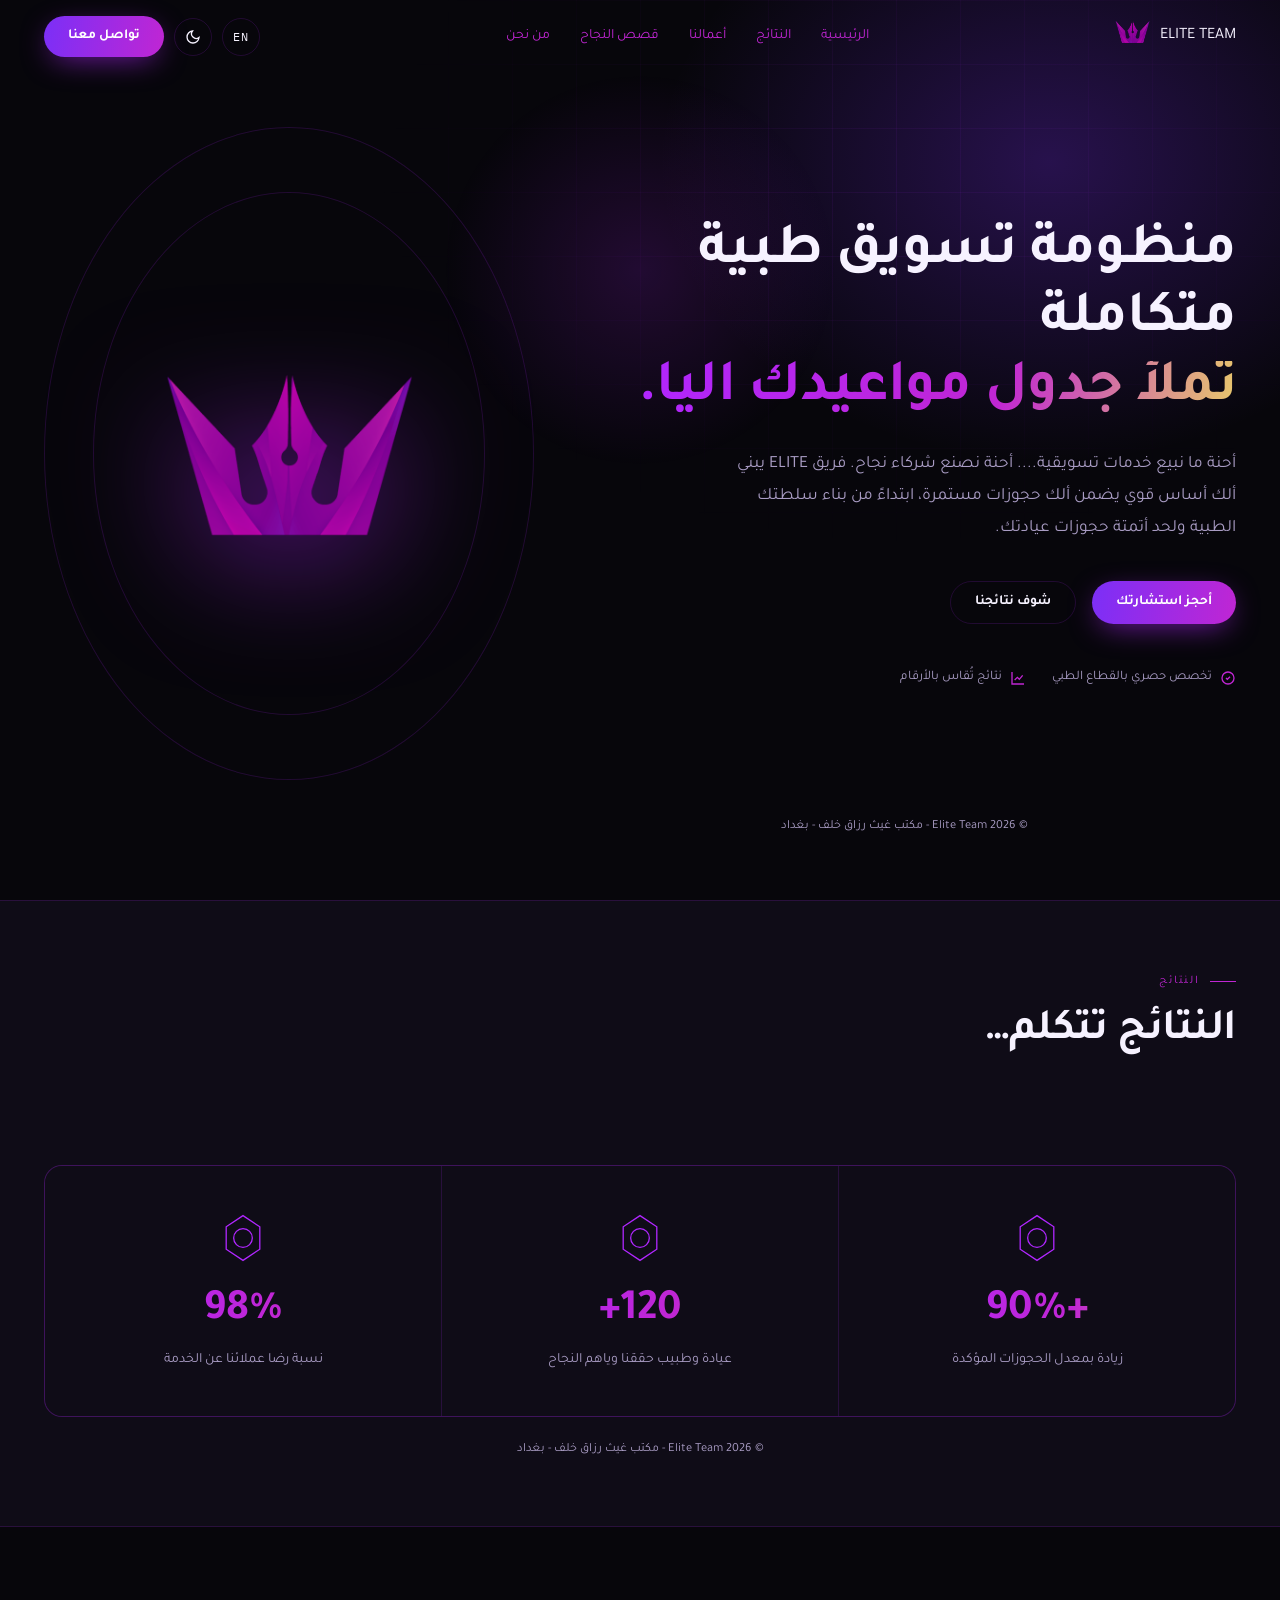
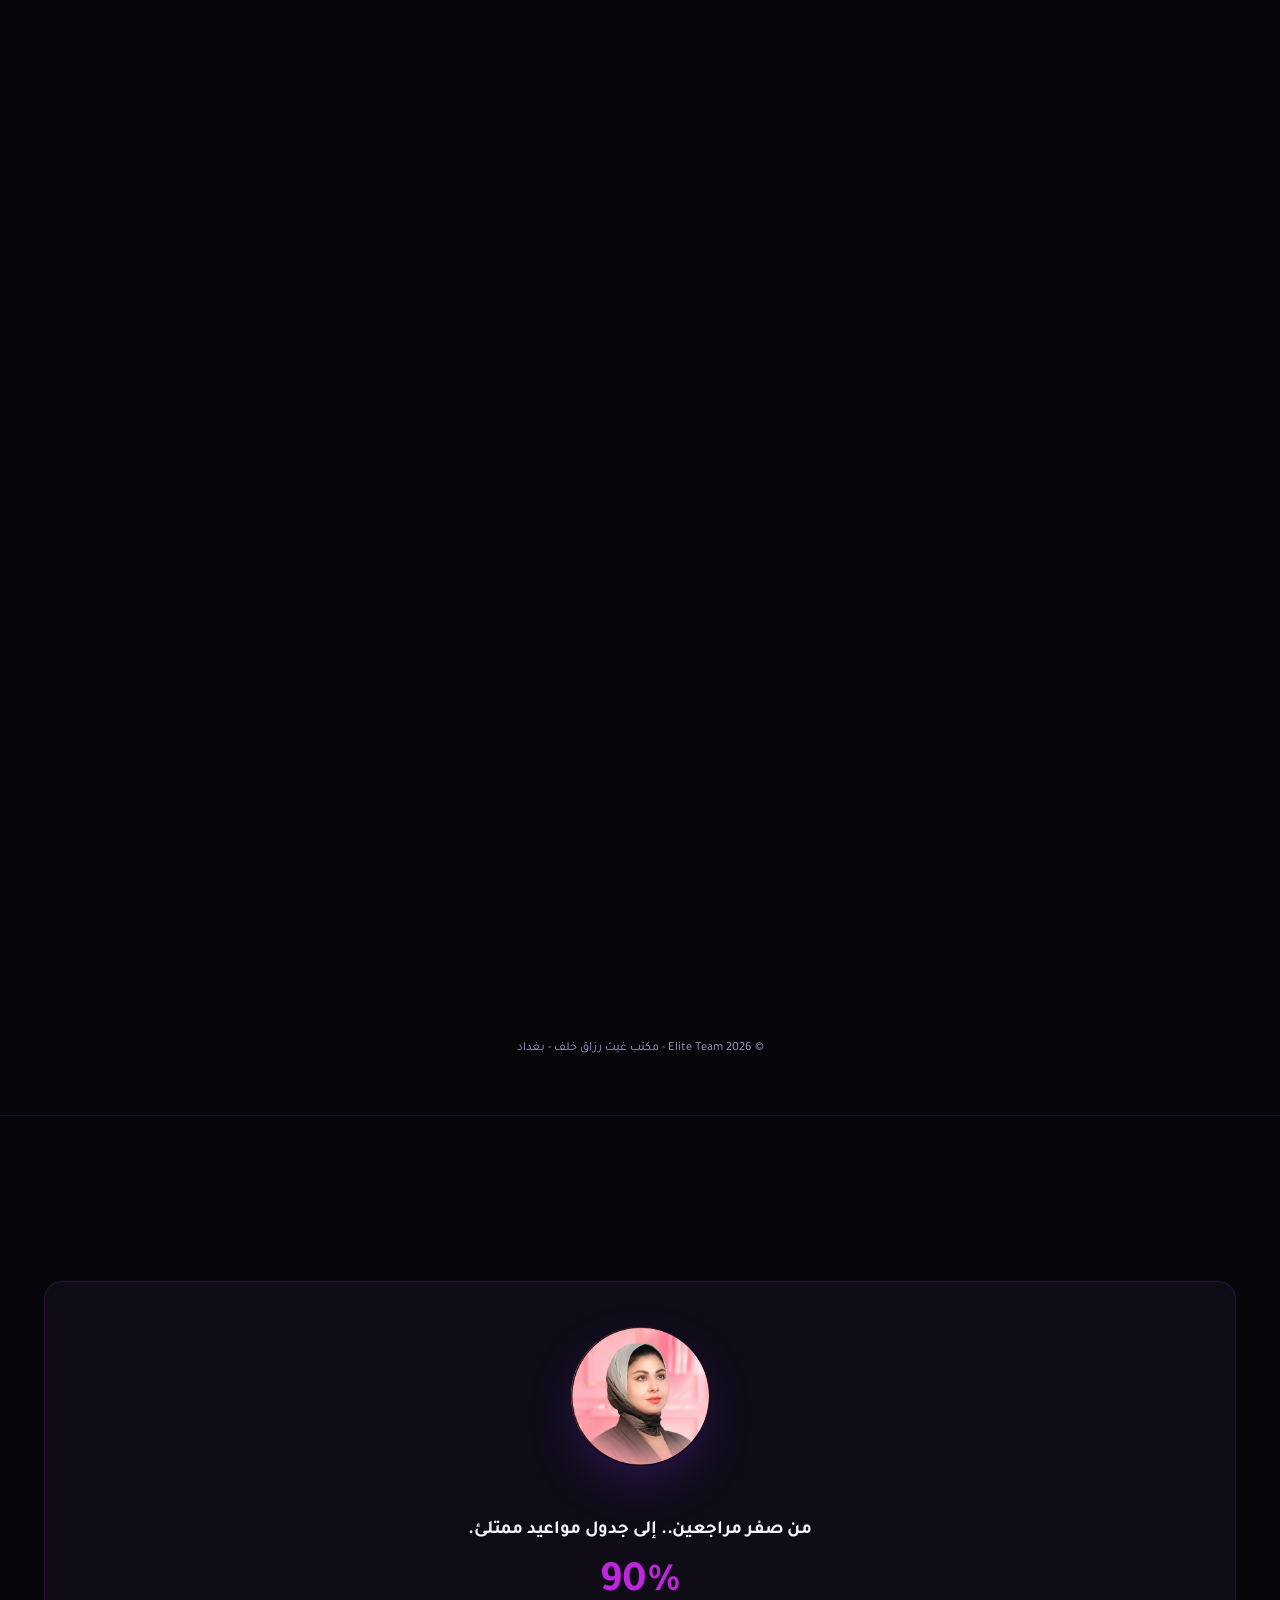
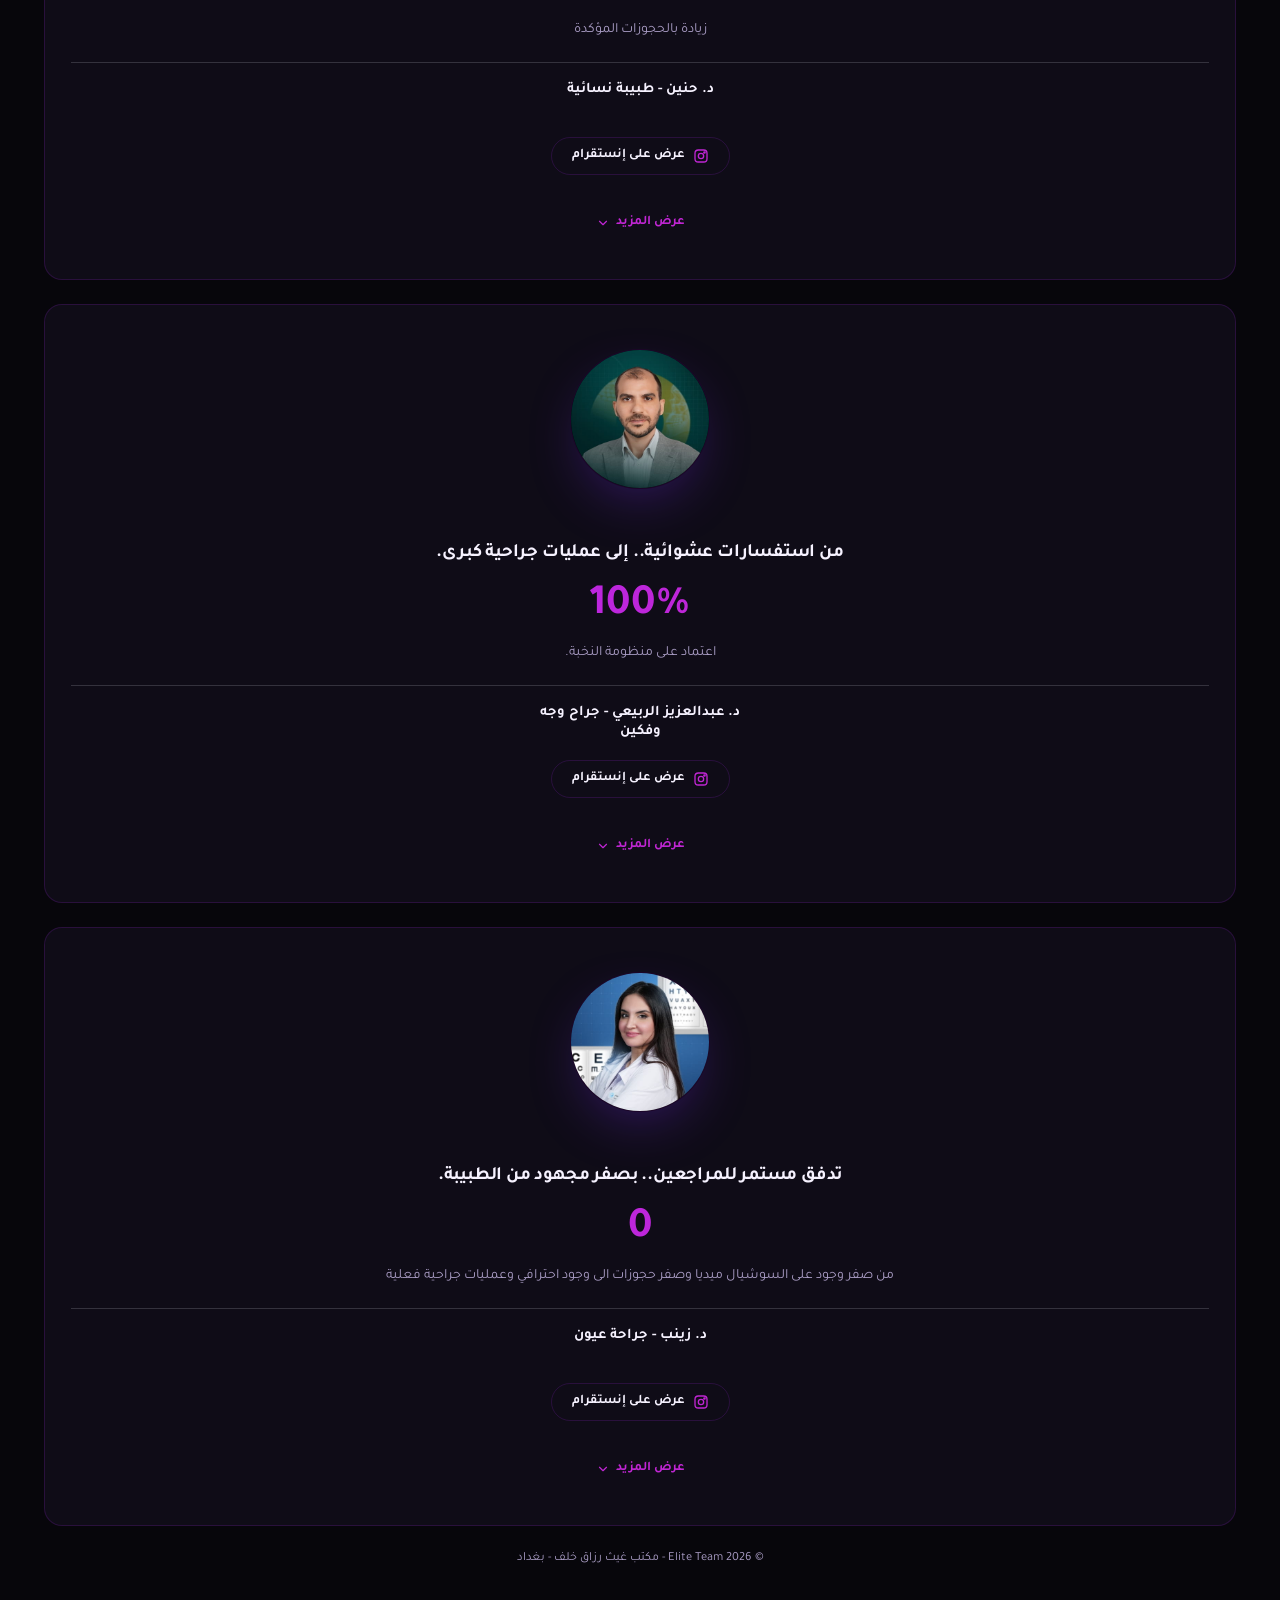
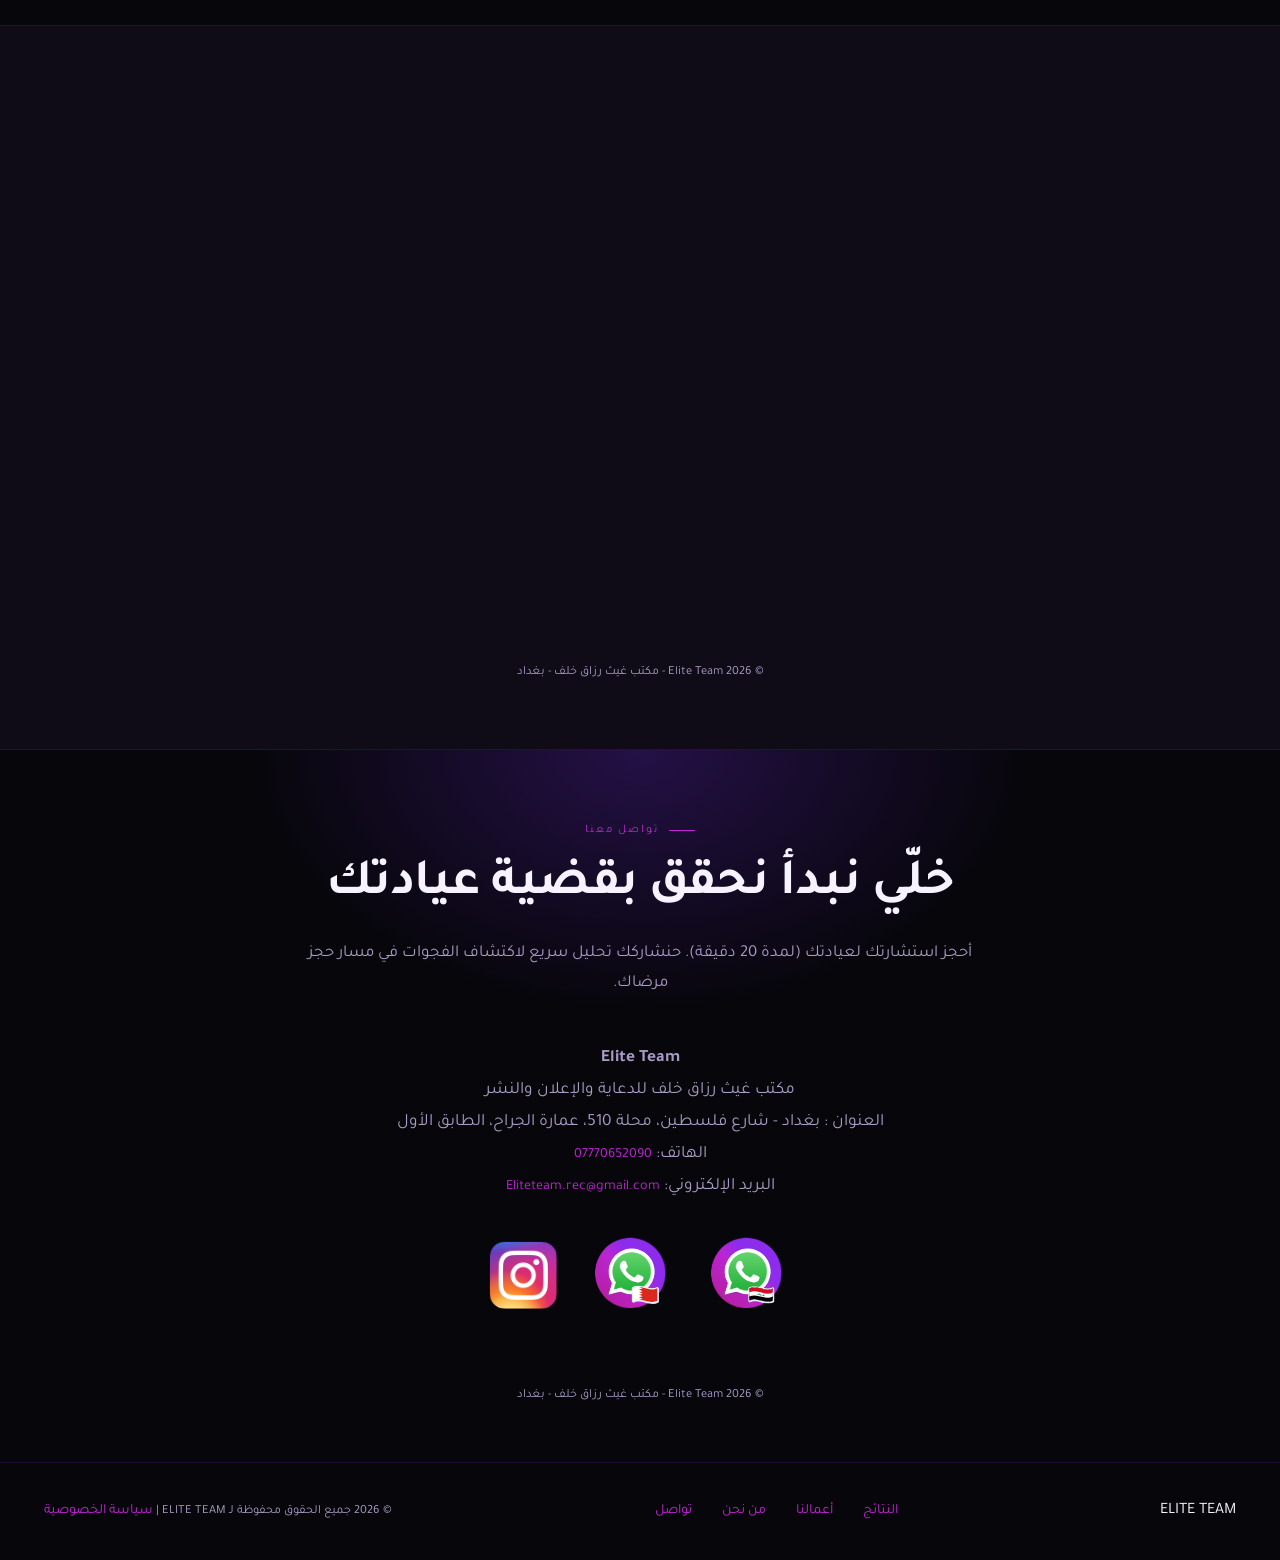
<file: index.html>
<!doctype html>
<html lang="ar" dir="rtl" data-theme="dark">
  <head>
     <!-- Google tag (gtag.js) -->
<script async src="https://www.googletagmanager.com/gtag/js?id=G-TJKHNH2K2Y"></script>
<script>
  window.dataLayer = window.dataLayer || [];
  function gtag(){dataLayer.push(arguments);}
  gtag('js', new Date());

  gtag('config', 'G-TJKHNH2K2Y');
</script>
    <meta charset="UTF-8" />
    <meta name="viewport" content="width=device-width, initial-scale=1.0" />
    <link rel="icon" type="image/png" href="images/logo.png" />
    <link rel="apple-touch-icon" href="images/logo.png" />
    <title>ELITE — وكالة التسويق الطبي</title>
    <meta
      name="description"
      content="ELITE — فريق متخصص حصراً بالتسويق للقطاع الطبي"
    />
    <meta property="og:title" content="ELITE — وكالة التسويق الطبي" />
<meta property="og:description" content="ELITE — فريق متخصص حصراً بالتسويق للقطاع الطبي" />
<meta property="og:image" content="https://eliteteami.com/images/banner.png" />
<meta property="og:url" content="https://eliteteami.com" />
<meta property="og:type" content="website" />
<meta property="og:locale" content="ar_AR" />
<meta name="twitter:card" content="summary_large_image" />

    <link rel="preconnect" href="https://fonts.googleapis.com" />
    <link rel="preconnect" href="https://fonts.gstatic.com" crossorigin />
    <link
      href="https://fonts.googleapis.com/css2?family=IBM+Plex+Mono:wght@400;500;600;700&family=Tajawal:wght@400;500;700;900&display=swap"
      rel="stylesheet"
    />

    <link rel="stylesheet" href="style.css" />
    <script src="script.js" defer></script>
  </head>
 
  <body class="locked">
    <!-- ================= PRELOADER ================= -->
    <div class="preloader" id="preloader">
      <div class="preloader-icon">
        <div class="preloader-ring"></div>
        <img src="images/logo.png" alt="ELITE Logo" class="preloader-mark" />
      </div>
      <div class="preloader-label">
        <span data-ar="جاري فتح الملف" data-en="Opening the file"
          >جاري فتح الملف</span
        ><span class="load-dots"></span>
      </div>
    </div>

    <!-- ================= SCROLL PROGRESS ================= -->
    <div class="scroll-progress" id="scrollProgress"></div>

    <!-- ================= NAV ================= -->
    <nav class="nav" id="nav">
      <div class="wrap nav-inner">
        <a href="#top" class="brand">
          <img src="images/logo.png" alt="ELITE Logo" class="brand-logo" />
          <span class="brand-word">ELITE TEAM</span>
        </a>

        <ul class="nav-links">
          <li>
            <a href="#hero" data-ar="الرئيسية" data-en="Home">الرئيسية</a>
          </li>
          <li>
            <a href="#results" data-ar="النتائج" data-en="Results">النتائج</a>
          </li>
          <li>
            <a href="#work" data-ar="أعمالنا" data-en="Our Work">أعمالنا</a>
          </li>

          <li>
            <a href="#stories" data-ar="قصص النجاح" data-en="Success Stories"
              >قصص النجاح</a
            >
          </li>
          <li><a href="#about" data-ar="من نحن" data-en="About">من نحن</a></li>
        </ul>

        <div class="nav-actions">
          <button
            class="icon-btn mono"
            id="langToggle"
            title="Toggle language"
            type="button"
            aria-label="Toggle language"
          >
            EN
          </button>
          <button
            class="icon-btn"
            aria-label="Toggle theme"
            id="themeToggle"
            title="Toggle theme"
            type="button"
          >
            <svg
              id="themeIcon"
              width="16"
              height="16"
              viewBox="0 0 24 24"
              fill="none"
              stroke="currentColor"
              stroke-width="2"
            >
              <path d="M21 12.79A9 9 0 1 1 11.21 3 7 7 0 0 0 21 12.79z" />
            </svg>
          </button>
          <a href="#contact" class="cta-btn"
            ><span data-ar="تواصل معنا" data-en="Contact Us"
              >تواصل معنا</span
            ></a
          >
          <button
            class="burger"
            id="burgerBtn"
            type="button"
            aria-label="Toggle menu"
          >
            <span></span>
          </button>
        </div>
      </div>
    </nav>

    <div class="mobile-panel" id="mobilePanel">
      <a href="#hero" data-ar="الرئيسية" data-en="Home">الرئيسية</a>
      <a href="#results" data-ar="النتائج" data-en="Results">النتائج</a>
      <a href="#work" data-ar="أعمالنا" data-en="Our Work">أعمالنا</a>
      <a href="#stories" data-ar="قصص النجاح" data-en="Success Stories"
        >قصص النجاح</a
      >
      <a href="#about" data-ar="من نحن" data-en="About">من نحن</a>
      <a href="#contact" class="cta-btn"
        ><span data-ar="تواصل معنا" data-en="Contact Us">تواصل معنا</span></a
      >
    </div>

    <!-- ================= HERO ================= -->
    <section class="hero" id="hero">
      <div class="hero-grid" id="heroGrid"></div>
      <div class="hero-spot" id="heroSpot"></div>
      <div class="wrap hero-inner">
        <div class="hero-anim">
          <h1>
            <span
              data-ar="منظومة تسويق طبية متكاملة"
              data-en="An Integrated Medical Marketing System"
              >منظومة تسويق طبية متكاملة</span
            ><br />
            <span
              class="grad-text"
              data-ar=" تملأ جدول مواعيدك آلياً.
"
              data-en="That Fills Your Appointment Schedule."
            >
              تملأ جدول مواعيدك آلياً.
            </span>
          </h1>
          <p
            class="sub"
            data-ar=
            " أحنة ما نبيع خدمات تسويقية.... أحنة نصنع شركاء نجاح. فريق ELITE يبني
            ألك أساس قوي يضمن ألك حجوزات مستمرة، ابتداءً من بناء سلطتك الطبية
            ولحد أتمتة حجوزات عيادتك."
            data-en="We do not sell marketing services... we create successful partners.  ELITE team builds a strong foundation ensuring continuous bookings, from establishing your medical authority to automating your clinic's reservations."
          >
            أحنة ما نبيع خدمات تسويقية.... أحنة نصنع شركاء نجاح. فريق ELITE يبني
            ألك أساس قوي يضمن ألك حجوزات مستمرة، ابتداءً من بناء سلطتك الطبية
            ولحد أتمتة حجوزات عيادتك.
          </p>
          <div class="hero-actions">
            <a href="#contact" class="cta-btn"
              ><span data-ar="أحجز استشارتك" data-en="Book Your Consultation"
                >أحجز استشارتك</span
              ></a
            >
            <a href="#results" class="cta-ghost"
              ><span data-ar="شوف نتائجنا" data-en="See Our Results"
                >شوف نتائجنا</span
              ></a
            >
          </div>
          <div class="hero-tags">
            <div class="tag">
              <svg
                viewBox="0 0 24 24"
                fill="none"
                stroke="currentColor"
                stroke-width="2"
              >
                <path d="M9 12l2 2 4-4M21 12a9 9 0 1 1-18 0 9 9 0 0 1 18 0z" />
              </svg>
              <span
                data-ar="تخصص حصري بالقطاع الطبي"
                data-en="Exclusively medical-sector focus"
                >تخصص حصري بالقطاع الطبي</span
              >
            </div>
            <div class="tag">
              <svg
                viewBox="0 0 24 24"
                fill="none"
                stroke="currentColor"
                stroke-width="2"
              >
                <path d="M3 3v18h18M7 15l4-4 3 3 5-6" />
              </svg>
              <span
                data-ar="نتائج تُقاس بالأرقام"
                data-en="Results measured in numbers"
                >نتائج تُقاس بالأرقام</span
              >

            </div>
          </div>
        </div>

        <div class="hero-visual">
          <div class="ring"></div>
          <div class="ring r2"></div>

          <img src="images/logo.png" alt="ELITE Logo" class="hero-crown" />
        </div>
          <div class="footer-copy " style="text-align: center;">
      © 2026 Elite Team - مكتب غيث رزاق خلف - بغداد</div>
     
      </div>

    </section>

    <!-- ================= RESULTS ================= -->
    <section class="results" id="results">
      <div class="wrap">
        <div class="section-head">
          <div class="eyebrow reveal" data-ar="النتائج" data-en="ٌResults">
            النتائج
          </div>
          <h2
            class="reveal"
            data-ar="النتائج تتكلم…"
            data-en="The results speak..."
          >
            النتائج تتكلم…
          </h2>
          <p
            class="reveal"
            data-ar="كل رقم بالأسفل نتيجة حملة حقيقية لعيادة أو مركز طبي عمل ويانة."
            data-en="Every number below comes from a real campaign for a clinic or medical center we worked with."
          >
            كل رقم بالأسفل نتيجة حملة حقيقية لعيادة أو مركز طبي عمل ويانة.
          </p>
        </div>

        <div class="stat-grid">
          <div class="stat-card" data-reveal-delay="0">
            <div class="aperture">
              <svg
                viewBox="0 0 60 60"
                fill="none"
                stroke="#b026ff"
                stroke-width="1.4"
              >
                <path d="M30 6 L48 18 L48 42 L30 54 L12 42 L12 18 Z" />
                <circle cx="30" cy="30" r="10" />
              </svg>
            </div>
            <div class="stat-num grad-text">
              <span
                class="counter"
                data-prefix="+"
                data-value="90"
                data-suffix="%"
                >0</span
              >
            </div>
            <div
              class="stat-label"
              data-ar=" زيادة بمعدل الحجوزات المؤكدة"
              data-en="Increase in confirmed bookings"
            >
              زيادة بمعدل الحجوزات المؤكدة
            </div>
          </div>
          <div class="stat-card" data-reveal-delay="120">
            <div class="aperture">
              <svg
                viewBox="0 0 60 60"
                fill="none"
                stroke="#b026ff"
                stroke-width="1.4"
              >
                <path d="M30 6 L48 18 L48 42 L30 54 L12 42 L12 18 Z" />
                <circle cx="30" cy="30" r="10" />
              </svg>
            </div>
            <div class="stat-num grad-text">
              <span class="counter" data-value="120" data-suffix="+">0</span>
            </div>
            <div
              class="stat-label"
              data-ar="عيادة وطبيب حققنا وياهم النجاح"
              data-en=" Successful Partnerships with Clinics & Doctors"
            >
              عيادة وطبيب حققنا وياهم النجاح
            </div>
          </div>
          <div class="stat-card" data-reveal-delay="240">
            <div class="aperture">
              <svg
                viewBox="0 0 60 60"
                fill="none"
                stroke="#b026ff"
                stroke-width="1.4"
              >
                <path d="M30 6 L48 18 L48 42 L30 54 L12 42 L12 18 Z" />
                <circle cx="30" cy="30" r="10" />
              </svg>
            </div>
            <div class="stat-num grad-text">
              <span class="counter" data-value="98" data-suffix="%">0</span>
            </div>
            <div
              class="stat-label"
              data-ar="نسبة رضا عملائنا عن الخدمة"
              data-en="Client satisfaction rate"
            >
              نسبة رضا عملائنا عن الخدمة
            </div>
          </div>
        </div>
      
      </div>
        <div class="footer-copy copy">
      © 2026 Elite Team - مكتب غيث رزاق خلف - بغداد</div>
     
    </section>

    <!-- ================= WORK ================= -->
    <section class="work" id="work">
      <div class="wrap">
        <div class="section-head">
          <div class="eyebrow reveal" data-ar="أعمالنا" data-en="Our work">
            أعمالنا
          </div>
          <h2
            class="reveal"
            data-ar="شغلنا يحجي عن نفسه"
            data-en="Our work speaks for itself"
          >
            شغلنا يحجي عن نفسه
          </h2>
          <p
            class="reveal"
            data-ar="من الشك المسبق، إلى منظومة حجوزات متكاملة. نماذج حقيقية لعيادات حولناها من التردد إلى السيطرة على السوق."
            data-en="From initial skepticism to a fully automated booking system. Real cases of clinics we transformed from hesitation to market dominance."
          >
            من الشك المسبق، إلى منظومة حجوزات متكاملة. نماذج حقيقية لعيادات
            حولناها من التردد إلى السيطرة على السوق.
          </p>
        </div>
        <div class="video-showcase reveal">
          <button
            class="video-arrow video-arrow-prev"
            id="videoPrev"
            type="button"
            aria-label="Previous video"
          >
            <svg
              viewBox="0 0 24 24"
              fill="none"
              stroke="currentColor"
              stroke-width="2"
              stroke-linecap="round"
              stroke-linejoin="round"
            >
              <path d="M15 6l-6 6 6 6" />
            </svg>
          </button>

          <div class="video-frame">
            <iframe
              id="showcaseVideo"
              title="Case video"
              allow="
                accelerometer;
                autoplay;
                clipboard-write;
                encrypted-media;
                gyroscope;
                picture-in-picture;
                web-share;
              "
              allowfullscreen
              loading="lazy"
            ></iframe>
          </div>

          <button
            class="video-arrow video-arrow-next"
            id="videoNext"
            type="button"
            aria-label="Next video"
          >
            <svg
              viewBox="0 0 24 24"
              fill="none"
              stroke="currentColor"
              stroke-width="2"
              stroke-linecap="round"
              stroke-linejoin="round"
            >
              <path d="M9 6l6 6-6 6" />
            </svg>
          </button>

          <div class="video-caption">
            <a
              href="#"
              id="videoInstaBtn"
              class="video-insta-btn cta-ghost"
              target="_blank"
              rel="noopener noreferrer"
            >
              <svg
                viewBox="0 0 24 24"
                fill="none"
                stroke="currentColor"
                stroke-width="2"
                stroke-linecap="round"
                stroke-linejoin="round"
              >
                <rect x="3" y="3" width="18" height="18" rx="5" />
                <circle cx="12" cy="12" r="4" />
                <circle cx="17.2" cy="6.8" r="1" />
              </svg>
              <span data-ar="عرض على إنستقرام" data-en="View on Instagram"
                >عرض على إنستقرام</span
              >
            </a>
            <div class="video-dots" id="videoDots"></div>
          </div>
        </div>
      </div>
        <div class="footer-copy copy">
      © 2026 Elite Team - مكتب غيث رزاق خلف - بغداد</div>
     
    </section>

    <!-- ================= STORIES ================= -->
    <section class="stories" id="stories">
      <div class="wrap">
        <div class="section-head">
          <div
            class="eyebrow reveal"
            data-ar="قصص النجاح"
            data-en="Success Stories"
          >
            قصص النجاح
          </div>
          <!-- <h2
            class="reveal"
            data-ar="من صفر مراجعين.. إلى جدول مواعيد ممتلئ."
            data-en="From zero patients... to a fully booked schedule."
          >
           من صفر مراجعين.. إلى جدول مواعيد ممتلئ.
          </h2> -->
        </div>

        <div class="stories-grid">
          <div class="stories-card" data-reveal-delay="0">
            <div class="story-full-image">
              <img
                src="images/haneen.jpg"
                alt="د. حنين - طبيبة نسائية"
                loading="lazy"
              />
            </div>
            <h3
              data-ar=" من صفر مراجعين.. إلى جدول مواعيد ممتلئ."
              data-en="From zero patients... to a fully booked schedule."
            >
              من صفر مراجعين.. إلى جدول مواعيد ممتلئ.
            </h3>

            <div class="stat-num grad-text">
              <span class="counter" data-value="90" data-suffix="%">0</span>
            </div>
            <div
              class="stat-label"
              data-ar=" زيادة بالحجوزات المؤكدة"
              data-en="Increase in confirmed bookings"
            >
              زيادة بالحجوزات المؤكدة
            </div>
            <div class="story-meta">
              <!-- <div class="story-avatar" data-ar="د.ح" data-en="dr.h">د.ح</div>
              -->
              <div class="story-name">
                <strong
                  data-ar="د. حنين - طبيبة نسائية"
                  data-en="Dr. Haneen - OBGyn "
                  >د. حنين - طبيبة نسائية</strong
                >
                <!--                 
                <span data-ar="بغداد" data-en="Baghdad">بغداد</span> -->
              </div>
            </div>

            <a
              href="https://www.instagram.com/dr.haneenziad?igsi=dXRyaGoxZHB6YXlr"
              class="story-insta-btn"
              target="_blank"
              rel="noopener noreferrer"
            >
              <svg
                viewBox="0 0 24 24"
                fill="none"
                stroke="currentColor"
                stroke-width="2"
                stroke-linecap="round"
                stroke-linejoin="round"
              >
                <rect x="3" y="3" width="18" height="18" rx="5" />
                <circle cx="12" cy="12" r="4" />
                <circle cx="17.2" cy="6.8" r="1" />
              </svg>
              <span data-ar="عرض على إنستقرام" data-en="View on Instagram"
                >عرض على إنستقرام</span
              >
            </a>
            <!-- Hidden/Collapsible Content Area -->
            <div class="story-extra-content" id="storyExtra1">
            
              <div class="video-frame">
                <iframe
                  src="https://www.youtube.com/embed/Ns90C1meQ6M?rel=0&modestbranding=1&playsinline=1"
                  title="فيديو تعريفي للدكتور عبد العزيز"
                  allow="
                    accelerometer;
                    autoplay;
                    clipboard-write;
                    encrypted-media;
                    gyroscope;
                    picture-in-picture;
                    web-share;
                  "
                  allowfullscreen
                  loading="lazy"
                ></iframe>
              </div> 

            <h3
              class="story-full-title"
              data-ar="من صفر متابعين… إلى طبيبة أعتمد على صفحاتي بشكل كامل"
              data-en="From Zero Followers... to a Doctor Who Fully Relies on Her Own Pages"
            >
              من صفر متابعين… إلى طبيبة أعتمد على صفحاتي بشكل كامل
            </h3>

            <p
              data-ar="لمن بدأت، جنت جديدة ببغداد. أول عيادة خاصة إلي جانت داخل مستشفى بمنطقة السيدية، وجان الوضع واضح جداً: صفر متابعين، صفر مراجعين، وصفر حضور بالسوق."
              data-en="When I started, I was new to Baghdad. My first private clinic was inside a hospital in the Al-Saidiya area, and the situation was crystal clear: zero followers, zero patients, zero presence in the market."
            >
              لمن بدأت، جنت جديدة ببغداد. أول عيادة خاصة إلي جانت داخل مستشفى
              بمنطقة السيدية، وجان الوضع واضح جداً: صفر متابعين، صفر مراجعين،
              وصفر حضور بالسوق.
            </p>

            <p
              data-ar="وجان التحدي مو بس أجيب حجوزات… التحدي الحقيقي جان: شلون أبني اسمي كطبيبة جديدة من الصفر؟"
              data-en="The challenge wasn't just getting bookings. The real challenge was: how do I build my name as a new doctor from scratch?"
            >
              وجان التحدي مو بس أجيب حجوزات… التحدي الحقيقي جان: شلون أبني اسمي
              كطبيبة جديدة من الصفر؟
            </p>

            <p
              data-ar="لذلك بالبداية ما ركزت مباشرة على البيع. قررت أن أول مرحلة تكون بناء جمهور وثقة. اشتغلت على خطة تسويقية متكاملة تشمل المحتوى، الهوية، طريقة الظهور، الإعلانات واستهداف الجمهور المناسب. جان هدفي أخلي الناس تعرفني، تفهم اختصاصي، وتشوف خبرتي… قبل ما أطلب منهم يحجزون."
              data-en="So in the beginning, I didn't focus directly on selling. I decided the first phase had to be building an audience and trust. I worked on a complete marketing plan covering content, identity, brand presence, ads, and targeting the right audience. My goal was to let people get to know me, understand my specialty, and see my expertise — before I ever asked them to book."
            >
              لذلك بالبداية ما ركزت مباشرة على البيع. قررت أن أول مرحلة تكون
              بناء جمهور وثقة. اشتغلت على خطة تسويقية متكاملة تشمل المحتوى،
              الهوية، طريقة الظهور، الإعلانات واستهداف الجمهور المناسب. جان هدفي
              أخلي الناس تعرفني، تفهم اختصاصي، وتشوف خبرتي… قبل ما أطلب منهم
              يحجزون.
            </p>

            <h4 data-ar="الشهر الأول" data-en="Month One">الشهر الأول</h4>
            <p
              data-ar="جان شهر بناء الثقة. خليت الجمهور يتعرف عليّ كطبيبة، على شخصيتي، اختصاصي وطريقة تعاملي. ما استعجلت النتائج، لأني أعرف أن المريض، خصوصاً بالمجال الطبي، ما يحجز من أول مشاهدة. هو أولاً يشوفك… بعدين يتابعك… بعدين يثق بيك… وبعدها يبدأ يفكر بالمراجعة."
              data-en="This was the month of building trust. I let the audience get to know me as a doctor — my personality, my specialty, and my approach with patients. I didn't rush the results, because I know a patient — especially in the medical field — doesn't book from the first view. First they see you, then they follow you, then they trust you, and only then do they start thinking about visiting you."
            >
              جان شهر بناء الثقة. خليت الجمهور يتعرف عليّ كطبيبة، على شخصيتي،
              اختصاصي وطريقة تعاملي. ما استعجلت النتائج، لأني أعرف أن المريض،
              خصوصاً بالمجال الطبي، ما يحجز من أول مشاهدة. هو أولاً يشوفك… بعدين
              يتابعك… بعدين يثق بيك… وبعدها يبدأ يفكر بالمراجعة.
            </p>

            <h4 data-ar="الشهر الثاني" data-en="Month Two">الشهر الثاني</h4>
            <p
              data-ar="غيرت استراتيجية المحتوى. بعد ما بدأ يتكون جمهور، انتقلت من مرحلة «من هي د. حنين؟» إلى مرحلة «ليش المريض يحتاج يراجعني؟». بدأت أشتغل على محتوى أكثر ارتباطاً بمشاكل المريض، اعتراضاته، مخاوفه والأسئلة اللي تدور بباله."
              data-en="I shifted my content strategy. Once an audience had formed, I moved from 'Who is Dr. Haneen?' to 'Why does a patient need to see me?'. I started creating content more connected to patients' problems, objections, fears, and the questions on their minds."
            >
              غيرت استراتيجية المحتوى. بعد ما بدأ يتكون جمهور، انتقلت من مرحلة
              «من هي د. حنين؟» إلى مرحلة «ليش المريض يحتاج يراجعني؟». بدأت أشتغل
              على محتوى أكثر ارتباطاً بمشاكل المريض، اعتراضاته، مخاوفه والأسئلة
              اللي تدور بباله.
            </p>

            <p
              data-ar="وهنا بدأ التغيير يظهر. المراجعين بدأوا يزيدون تدريجياً، وما عاد الموضوع مجرد رسائل ومتابعين… بدأت تصير حجوزات فعلية وعمليات."
              data-en="And that's when the shift began to show. Patient visits gradually started to increase, and it was no longer just messages and followers — it became actual bookings and procedures."
            >
              وهنا بدأ التغيير يظهر. المراجعين بدأوا يزيدون تدريجياً، وما عاد
              الموضوع مجرد رسائل ومتابعين… بدأت تصير حجوزات فعلية وعمليات.
            </p>

            <p
              data-ar="ومع استمرار الخطة وتحسين المحتوى والإعلانات بناءً على النتائج، صار عندي شيء أهم من الأرقام: صار عندي حضور حقيقي بالسوق."
              data-en="As the plan continued and I kept improving my content and ads based on results, something more important than numbers happened: I gained a real presence in the market."
            >
              ومع استمرار الخطة وتحسين المحتوى والإعلانات بناءً على النتائج، صار
              عندي شيء أهم من الأرقام: صار عندي حضور حقيقي بالسوق.
            </p>

            <p
              data-ar="اليوم، أني مو مجرد طبيبة عندها صفحة على السوشيال ميديا. صفحتي أصبحت واحدة من أهم مصادر المراجعين والحجوزات إلي."
              data-en="Today, I'm not just a doctor with a social media page. My page has become one of the most important sources of patients and bookings for me."
            >
              اليوم، أني مو مجرد طبيبة عندها صفحة على السوشيال ميديا. صفحتي
              أصبحت واحدة من أهم مصادر المراجعين والحجوزات إلي.
            </p>

            <p
              class="story-highlight"
              data-ar="والأهم؟ إن هذا كله بدأ من: صفر متابعين، صفر مراجعين، وأول عيادة خاصة إلي ببغداد."
              data-en="And the most important part? All of this started from: zero followers, zero patients, and my very first private clinic in Baghdad."
            >
              والأهم؟ إن هذا كله بدأ من: صفر متابعين، صفر مراجعين، وأول عيادة
              خاصة إلي ببغداد.
            </p>

            <p
              data-ar="وهنا جانت الفكرة الأساسية من البداية: مو هدفي أسوي صفحة حلوة إلي كطبيبة… هدفي أبني منظومة تسويقية تجيب مريض حقيقي."
              data-en="And here was the core idea from the beginning: my goal wasn't just to make a nice-looking page for myself as a doctor — my goal was to build a marketing system that brings in real patients."
            >
              وهنا جانت الفكرة الأساسية من البداية: مو هدفي أسوي صفحة حلوة إلي
              كطبيبة… هدفي أبني منظومة تسويقية تجيب مريض حقيقي.
            </p>

            <p
              class="story-tagline grad-text"
              data-ar="من الصفر… إلى الاعتماد ألكامل على صفحاتي."
              data-en="From zero... to fully relying on my own pages."
            >
              من الصفر… إلى الاعتماد ألكامل على صفحاتي.
            </p>
          </div>

          <!-- Show More Toggle Button -->
          <button
            class="story-toggle-btn"
            type="button"
            aria-expanded="false"
            aria-controls="storyExtra1"
          >
            <span data-ar="عرض المزيد" data-en="Show More">عرض المزيد</span>
            <svg
              class="toggle-arrow"
              viewBox="0 0 24 24"
              fill="none"
              stroke="currentColor"
              stroke-width="2"
              stroke-linecap="round"
              stroke-linejoin="round"
            >
              <path d="M6 9l6 6 6-6" />
            </svg>
          </button>
        </div>

        <div class="stories-card" data-reveal-delay="0">
          <div class="story-full-image">
            <img
              src="images/abdulaziz.jpg"
              alt="د. عبدالعزيز الربيعي - جراح وجه وفكين"
              loading="lazy"
            />
          </div>
          <h3
            data-ar=" من استفسارات عشوائية.. إلى عمليات جراحية كبرى. "
            data-en="From random inquiries... to High-Ticket surgeries."
          >
            من استفسارات عشوائية.. إلى عمليات جراحية كبرى.
          </h3>

          <div class="stat-num grad-text">
            <span class="counter" data-value="100" data-suffix="%">0</span>
          </div>
          <div
            class="stat-label"
            data-ar=" اعتماد على منظومة النخبة."
            data-en="Reliance on the Elite System."
          >
            اعتماد على منظومة النخبة.
          </div>

          <div class="story-meta">
            <!-- <div class="story-avatar" data-ar="د.ح" data-en="dr.h">د.ح</div>
              -->
            <div class="story-name">
              <strong
                data-ar="د. عبدالعزيز الربيعي - جراح وجه وفكين"
                data-en="Dr. Abdulaziz Al-Rubaie - Maxillofacial Surgeon"
                >د. عبدالعزيز الربيعي - جراح وجه وفكين</strong
              >
              <!-- <span data-ar="بغداد" data-en="Baghdad">بغداد</span> -->
            </div>
          </div>

          <a
            href="https://www.instagram.com/dr.abdalziz.clinic?igsi=MW1lM3l3YW9memY3eA=="
            class="story-insta-btn"
            target="_blank"
            rel="noopener noreferrer"
          >
            <svg
              viewBox="0 0 24 24"
              fill="none"
              stroke="currentColor"
              stroke-width="2"
              stroke-linecap="round"
              stroke-linejoin="round"
            >
              <rect x="3" y="3" width="18" height="18" rx="5" />
              <circle cx="12" cy="12" r="4" />
              <circle cx="17.2" cy="6.8" r="1" />
            </svg>
            <span data-ar="عرض على إنستقرام" data-en="View on Instagram"
              >عرض على إنستقرام</span
            >
          </a>

          <!-- Hidden/Collapsible Content Area -->
          <div class="story-extra-content" id="storyExtra2">
           
            <div class="video-frame">
                <iframe
                src="https://www.youtube.com/embed/SlmZJN-48ao?rel=0&modestbranding=1&playsinline=1"
                  title="فيديو تعريفي للدكتورة زينب"
                  allow="
                    accelerometer;
                    autoplay;
                    clipboard-write;
                    encrypted-media;
                    gyroscope;
                    picture-in-picture;
                    web-share;
                  "
                  allowfullscreen
                  loading="lazy"
                ></iframe>
              </div> 
            <h3
              class="story-full-title"
              data-ar="بالبداية… ما جنت مقتنع إن السوشيال ميديا ممكن تجيب مراجعين"
              data-en="At First… I Wasn't Convinced Social Media Could Bring In Patients"
            >
              بالبداية… ما جنت مقتنع إن السوشيال ميديا ممكن تجيب مراجعين
            </h3>

            <p
              data-ar="أني د. عبدالعزيز الربيعي، اختصاص جراحة الوجه والفكين، جان عندي حضور على السوشيال ميديا، بس بشكل محدود: متابعين قليلين، وصول ضعيف، وحضور ما يعكس مكانتي كجراح بورد."
              data-en="I'm Dr. Abdulaziz Al-Rubaie, a maxillofacial surgeon. I already had a presence on social media, but a limited one: few followers, weak reach, and a presence that didn't reflect my standing as a board-certified surgeon."
            >
              أني د. عبدالعزيز الربيعي، اختصاص جراحة الوجه والفكين، جان عندي
              حضور على السوشيال ميديا، بس بشكل محدود: متابعين قليلين، وصول
              ضعيف، وحضور ما يعكس مكانتي كجراح بورد.
            </p>

            <p
              data-ar="وفوق هذا، جان عندي تردد طبيعي. كثرة شركات التسويق والوعود الموجودة بالسوق خلت موضوع الثقة بالتسويق مو سهل. وجان سؤالي ببساطة: «هل فعلاً السوشيال ميديا ممكن تجيبلي مراجعين؟»"
              data-en="On top of that, I had natural hesitation. With so many marketing agencies and promises out there, trusting a marketing partner wasn't easy. My question was simple: 'Can social media actually bring me patients?'"
            >
              وفوق هذا، جان عندي تردد طبيعي. كثرة شركات التسويق والوعود الموجودة
              بالسوق خلت موضوع الثقة بالتسويق مو سهل. وجان سؤالي ببساطة: «هل
              فعلاً السوشيال ميديا ممكن تجيبلي مراجعين؟»
            </p>

            <p
              data-ar="قررنا نشتغل سوا."
              data-en="We decided to work together."
            >
              قررنا نشتغل سوا.
            </p>

            <h4
              data-ar="الشهر الأول: نعيد بناء الحضور"
              data-en="Month One: Rebuilding the Presence"
            >
              الشهر الأول: نعيد بناء الحضور
            </h4>
            <p
              data-ar="ما بدأنا بالإعلانات مباشرة. أول خطوة جانت نرتب حضوري من جديد، بحيث يكون المحتوى، الصورة، طريقة الظهور والرسالة التسويقية تليق بية كدكتور جراح بورد واختصاصي الدقيق."
              data-en="We didn't start with ads right away. The first step was rebuilding my presence from scratch, so the content, imagery, on-screen presentation, and marketing message matched my standing as a board-certified surgeon and my precise specialty."
            >
              ما بدأنا بالإعلانات مباشرة. أول خطوة جانت نرتب حضوري من جديد، بحيث
              يكون المحتوى، الصورة، طريقة الظهور والرسالة التسويقية تليق بية
              كدكتور جراح بورد واختصاصي الدقيق.
            </p>

            <p
              data-ar="وبنفس الوقت، بنينا خطة تسويقية واضحة: شنو ننشر؟ شنو نحجي؟ شنو المشاكل اللي نستهدفها؟ وشلون نحول المتابع إلى مراجع؟"
              data-en="At the same time, we built a clear marketing plan: What do we post? Who are we speaking to? Which problems are we targeting? And how do we turn a follower into a patient?"
            >
              وبنفس الوقت، بنينا خطة تسويقية واضحة: شنو ننشر؟ شنو نحجي؟ شنو
              المشاكل اللي نستهدفها؟ وشلون نحول المتابع إلى مراجع؟
            </p>

            <h4
              data-ar="بعدها بدأ الفرق يظهر"
              data-en="Then the Difference Started to Show"
            >
              بعدها بدأ الفرق يظهر
            </h4>
            <p
              data-ar="بدأت الاستفسارات تزيد بشكل واضح. ومع الوقت، ما بقت مجرد رسائل ومشاهدات… عدد المراجعين بدأ يرتفع. وبعدها بدأت العمليات تزيد بشكل ملحوظ."
              data-en="Inquiries began increasing noticeably. Over time, it stopped being just messages and views — the number of patients started rising. Then procedures began increasing significantly."
            >
              بدأت الاستفسارات تزيد بشكل واضح. ومع الوقت، ما بقت مجرد رسائل
              ومشاهدات… عدد المراجعين بدأ يرتفع. وبعدها بدأت العمليات تزيد بشكل
              ملحوظ.
            </p>

            <p
              data-ar="وهنا تغيرت نظرتي للتسويق. لأن اللي جنا نحجيه بالبداية كـ«خطة تسويقية»… صرت أشوفه بشكل عملي: استفسارات ← حجوزات ← مراجعين ← عمليات."
              data-en="That's when my view of marketing changed. What we initially talked about as a 'marketing plan' — I started seeing in practical terms: inquiries → bookings → patients → procedures."
            >
              وهنا تغيرت نظرتي للتسويق. لأن اللي جنا نحجيه بالبداية كـ«خطة
              تسويقية»… صرت أشوفه بشكل عملي: استفسارات ← حجوزات ← مراجعين ←
              عمليات.
            </p>

            <p
              data-ar="واليوم، التسويق بالنسبة إلي مو شيء ثانوي أو تجربة مؤقتة. صار جزء أساسي من عملي، ومعتمد عليه كمصدر مستمر لجذب المراجعين."
              data-en="Today, marketing isn't a side thing or a temporary experiment for me. It has become an essential part of my work, and something I rely on as a steady source of patients."
            >
              واليوم، التسويق بالنسبة إلي مو شيء ثانوي أو تجربة مؤقتة. صار جزء
              أساسي من عملي، ومعتمد عليه كمصدر مستمر لجذب المراجعين.
            </p>

            <p
              class="story-highlight"
              data-ar="والقصة مو قصة «سوشيال ميديا جابت متابعين». القصة الحقيقية هي: حضور عادي ← بناء ثقة ← استفسارات ← مراجعين ← عمليات ← منظومة تسويقية أعتمد عليها."
              data-en="And this isn't a story about 'social media brought in followers.' The real story is: an ordinary presence → building trust → inquiries → patients → procedures → a marketing system I rely on."
            >
              والقصة مو قصة «سوشيال ميديا جابت متابعين». القصة الحقيقية هي: حضور
              عادي ← بناء ثقة ← استفسارات ← مراجعين ← عمليات ← منظومة تسويقية
              أعتمد عليها.
            </p>

            <p
              class="story-tagline grad-text"
              data-ar="وهذا بالضبط الفرق بين إدارة صفحة وبين بناء منظومة تسويق لطبيب."
              data-en="And that's exactly the difference between managing a page and building a marketing system for a doctor."
            >
              وهذا بالضبط الفرق بين إدارة صفحة وبين بناء منظومة تسويق لطبيب.
            </p>
          </div>

          <!-- Show More Toggle Button -->
          <button
            class="story-toggle-btn"
            type="button"
            aria-expanded="false"
            aria-controls="storyExtra2"
          >
            <span data-ar="عرض المزيد" data-en="Show More">عرض المزيد</span>
            <svg
              class="toggle-arrow"
              viewBox="0 0 24 24"
              fill="none"
              stroke="currentColor"
              stroke-width="2"
              stroke-linecap="round"
              stroke-linejoin="round"
            >
              <path d="M6 9l6 6 6-6" />
            </svg>
          </button>
        </div>

        <div class="stories-card" data-reveal-delay="0">
          <div class="story-full-image">
            <img
              src="images/zaynab.jpg"
              alt="د. زينب قيصر - طب وجراحة العيون"
              loading="lazy"
            />
          </div>
          <h3
            data-ar="تدفق مستمر للمراجعين.. بصفر مجهود من الطبيبة."
            data-en="A steady flow of patients... with zero effort from the doctor."
          >
            تدفق مستمر للمراجعين.. بصفر مجهود من الطبيبة.
          </h3>
          <div class="stat-num grad-text">
            <span class="counter" data-value="0" data-suffix="">0</span>
          </div>
          <div
            class="stat-label"
            data-ar="من صفر وجود على السوشيال ميديا وصفر حجوزات الى وجود احترافي وعمليات جراحية فعلية"
            data-en="From zero social media presence and zero bookings to a professional presence and actual surgeries."
          >
            من صفر وجود على السوشيال ميديا وصفر حجوزات الى وجود احترافي وعمليات
            جراحية فعلية
          </div>
          <div class="story-meta">
            <!-- <div class="story-avatar" data-ar="د.ح" data-en="dr.h">د.ح</div>
              -->
            <div class="story-name">
              <strong
                data-ar="د. زينب - جراحة عيون"
                data-en="Dr. Zainab - Eye Surgeon"
                >د. زينب - جراحة عيون</strong
              >
              <!-- <span data-ar="بغداد" data-en="Baghdad">بغداد</span> -->
            </div>
          </div>

          <a
            href="https://www.instagram.com/dr.zainabqaisar?igsi=MXhxeHV3MGxvemczYg=="
            class="story-insta-btn"
            target="_blank"
            rel="noopener noreferrer"
          >
            <svg
              viewBox="0 0 24 24"
              fill="none"
              stroke="currentColor"
              stroke-width="2"
              stroke-linecap="round"
              stroke-linejoin="round"
            >
              <rect x="3" y="3" width="18" height="18" rx="5" />
              <circle cx="12" cy="12" r="4" />
              <circle cx="17.2" cy="6.8" r="1" />
            </svg>
            <span data-ar="عرض على إنستقرام" data-en="View on Instagram"
              >عرض على إنستقرام</span
            >
          </a>

          <!-- Hidden/Collapsible Content Area -->
          <div class="story-extra-content" id="storyExtra3">
         
            <div class="video-frame">
                <iframe
                src="https://www.youtube.com/embed/OPKnTBKmEUY?rel=0&modestbranding=1&playsinline=1"
                  title="فيديو تعريفي للدكتورة حنين"
                  allow="
                    accelerometer;
                    autoplay;
                    clipboard-write;
                    encrypted-media;
                    gyroscope;
                    picture-in-picture;
                    web-share;
                  "
                  allowfullscreen
                  loading="lazy"
                ></iframe>
              </div> 
            <h3
              class="story-full-title"
              data-ar="بالبداية جانت عندي 3 مخاوف…"
              data-en="At First, I Had 3 Fears…"
            >
              بالبداية جانت عندي 3 مخاوف…
            </h3>

            <p
              data-ar=
              "أني د. زينب، اختصاص جراحة العيون — بورد عربي لمن بدأت وياهم،،  جنت حرفياً دا أبدأ من الصفر: صفر متابعين، صفر مراجعين من السوشيال ميديا،
              وما عندي أي ظهور فعلي على المنصات."
              data-en="When I, Dr. Zainab, an eye surgeon with an Arab Board certification, started working with them, I was literally starting from zero: zero followers, zero patients from social media, and no real presence on any platform."
            >
             أني د. زينب، اختصاص جراحة العيون — بورد عربي لمن بدأت وياهم،،  جنت حرفياً دا أبدأ من الصفر: صفر متابعين، صفر مراجعين من السوشيال ميديا،
              وما عندي أي ظهور فعلي على المنصات.
            </p>

            <p
              data-ar="بس المشكلة ما جانت بس بالحضور. جانت عندي مخاوف حقيقية: «فعلاً راح يجون مراجعين؟» «أخاف أطلع مو حلوة بالتصوير.» «أخاف أتعب إذا بلشنا.»"
              data-en="But the problem wasn't just the presence. I had real fears: 'Will patients actually come?' 'I'm afraid I won't look good on camera.' 'I'm afraid it'll be exhausting once we start.'"
            >
              بس المشكلة ما جانت بس بالحضور. جانت عندي مخاوف حقيقية: «فعلاً راح
              يجون مراجعين؟» «أخاف أطلع مو حلوة بالتصوير.» «أخاف أتعب إذا
              بلشنا.»
            </p>

            <p
              data-ar="وهنا جان دورهم مو بس يسوون إلي محتوى. جان دورهم يخلون عملية التسويق نفسها سهلة ومريحة عليّ."
              data-en="Here, their role wasn't just to create content for me. Their role was to make the marketing process itself easy and comfortable for me."
            >
              وهنا جان دورهم مو بس يسوون إلي محتوى. جان دورهم يخلون عملية
              التسويق نفسها سهلة ومريحة عليّ.
            </p>

            <h4 data-ar="بدأنا من الصفر" data-en="We Started From Zero">
              بدأنا من الصفر
            </h4>
            <p
              data-ar="بنينا حضوري من البداية، ورتبنا المحتوى وطريقة ظهوري، واشتغلنا على خطة هدفها مو مجرد مشاهدات… بل الوصول إلى المريض الحقيقي."
              data-en="They built my presence from the ground up, organized the content and how I appear, and worked on a plan aimed not just at views… but at reaching real patients."
            >
              بنينا حضوري من البداية، ورتبنا المحتوى وطريقة ظهوري، واشتغلنا على
              خطة هدفها مو مجرد مشاهدات… بل الوصول إلى المريض الحقيقي.
            </p>

            <p
              data-ar="وبدأ الفرق يظهر. صار عندي وصول ممتاز، وبدأ عدد المراجعين يزيد تدريجياً."
              data-en="And the difference started to show. My reach became excellent, and the number of patients gradually began to increase."
            >
              وبدأ الفرق يظهر. صار عندي وصول ممتاز، وبدأ عدد المراجعين يزيد
              تدريجياً.
            </p>

            <h4
              data-ar="بس المفاجأة الأكبر؟"
              data-en="But the Biggest Surprise?"
            >
              بس المفاجأة الأكبر؟
            </h4>
            <p
              data-ar="المخاوف اللي جانت بالبداية… تحولت إلى شيء ترفيهي بالنسبة إلي. طلعت كلش حلوة بالتصوير، وصرت أحب التجربة والتعامل وياهم."
              data-en="The fears I started with… turned into something I actually enjoy. I turned out to be great on camera, and I came to love the experience of working with them."
            >
              المخاوف اللي جانت بالبداية… تحولت إلى شيء ترفيهي بالنسبة إلي. طلعت
              كلش حلوة بالتصوير، وصرت أحب التجربة والتعامل وياهم.
            </p>

            <p
              data-ar=
              " حتى وقت التصوير، ما صار عليّ أحفظ نصوص طويلة أو أفكر شنو أگول. كاتب
              المحتوى يجهز النصوص مسبقاً، وأني وقت التصوير كل اللي عليّ أحچي
              النص."
              data-en="Even at filming time, I no longer have to memorize long scripts or think about what to say. The content writer prepares the scripts in advance, and all I have to do during filming is read the lines."
            >
              حتى وقت التصوير، ما صار عليّ أحفظ نصوص طويلة أو أفكر شنو أگول. كاتب
              المحتوى يجهز النصوص مسبقاً، وأني وقت التصوير كل اللي عليّ أحچي
              النص.
            </p>

            <p
              class="story-highlight"
              data-ar="فبدل ما يكون التصوير عبء عليّ… صار جزء بسيط وممتع من يومي."
              data-en="So instead of filming being a burden for me… it became a simple, enjoyable part of my day."
            >
              فبدل ما يكون التصوير عبء عليّ… صار جزء بسيط وممتع من يومي.
            </p>

            <p
              data-ar="وهذا بالنسبة إلي هو النجاح الحقيقي: مو بس أن الصفحة تكبر… إن أني كطبيبة أحب التجربة، وأشوف نتائجها، ويصير التسويق جزء سهل من شغلي."
              data-en="And to me, that's the real success: not just that the page grows… but that I, as a doctor, love the experience, see the results, and marketing becomes an easy part of my work."
            >
              وهذا بالنسبة إلي هو النجاح الحقيقي: مو بس أن الصفحة تكبر… إن أني
              كطبيبة أحب التجربة، وأشوف نتائجها، ويصير التسويق جزء سهل من شغلي.
            </p>

            <p
              class="story-tagline grad-text"
              data-ar="من صفر حضور… إلى حضور قوي، مراجعين، وتجربة حبيتها أني د. زينب."
              data-en="From zero presence… to a strong presence, real patients, and an experience I, Dr. Zainab, genuinely loved."
            >
              من صفر حضور… إلى حضور قوي، مراجعين، وتجربة حبيتها أني د. زينب.
            </p>
          </div>

          <!-- Show More Toggle Button -->
          <button
            class="story-toggle-btn"
            type="button"
            aria-expanded="false"
            aria-controls="storyExtra3"
          >
            <span data-ar="عرض المزيد" data-en="Show More">عرض المزيد</span>
            <svg
              class="toggle-arrow"
              viewBox="0 0 24 24"
              fill="none"
              stroke="currentColor"
              stroke-width="2"
              stroke-linecap="round"
              stroke-linejoin="round"
            >
              <path d="M6 9l6 6 6-6" />
            </svg>
          </button>
        </div>
      </div>
        <div class="footer-copy copy">
      © 2026 Elite Team - مكتب غيث رزاق خلف - بغداد</div>
     
    </section>

    <!-- ================= ABOUT ================= -->
    <section class="about" id="about">
      <div class="wrap about-grid">
        <div class="reveal">
          <div class="eyebrow" data-ar="من نحن" data-en="ِAbout us">من نحن</div>
          <h2
            data-ar="أحنة ما نبيع خدمات تسويقية.. أحنة نصنع شركاء نجاح."
            data-en="We Don't Sell Marketing Services.. We Create Success Partners."
          >
            أحنة ما نبيع خدمات تسويقية.. أحنة نصنع شركاء نجاح.
          </h2>
          <div class="about-text">
            <p
              data-ar=
              " فريق Elite هو شريكك الاستراتيجي المتخصص حصراً في القطاع الطبي
              (عيادات، مراكز طبية، ومستشفيات). أحنة ما نشتت جهودنا في مجالات
              أخرى، بل نركز على ما نتقنه تماماً."
              data-en="Eliteteam is your strategic partner exclusively specialized in the medical sector (clinics, medical centers, and hospitals). We don't scatter our efforts; we focus entirely on what we master."
            >
              فريق Elite هو شريكك الاستراتيجي المتخصص حصراً في القطاع الطبي
              (عيادات، مراكز طبية، ومستشفيات). أحنة ما نشتت جهودنا في مجالات
              أخرى، بل نركز على ما نتقنه تماماً.
            </p>
            <p
              data-ar=
            " قبل إطلاق أي حملة، نسوي  تشخيص رقمي دقيق: ليش ما يكتمل الحجز؟
              وين تتسرب ثقة المريض؟ وشنو يشوف المراجع فعلياً لمن يزور حساباتك؟
              بناءً على هذا التشخيص، نبني منظومة متكاملة تضمن ألك حجوزات مستمرة
              وأرقام تتحقق شهرياً."
              data-en="Before launching any campaign, we conduct a precise digital diagnosis: Why aren't patients booking? Where is trust being lost? What does a patient actually see on your page? Based on this diagnosis, we build an integrated system that guarantees continuous bookings and measurable monthly results."
            >
             قبل إطلاق أي حملة، نسوي  تشخيص رقمي دقيق: ليش ما يكتمل الحجز؟
              وين تتسرب ثقة المريض؟ وشنو يشوف المراجع فعلياً لمن يزور حساباتك؟
              بناءً على هذا التشخيص، نبني منظومة متكاملة تضمن ألك حجوزات مستمرة
              وأرقام تتحقق شهرياً.
            </p>
          </div>
          <div class="about-values">
            <div class="value-item">
              <div class="v-no mono">01</div>
              <h4 data-ar="تخصص حصري" data-en="Exclusive Specialization">
                تخصص حصري
              </h4>
              <p
                data-ar="التسويق الطبي فقط، وي فريق إنتاج داخلي متكامل لضمان أعلى معايير الجودة."
                data-en="Medical marketing only, backed by a fully integrated in-house production team."
              >
                التسويق الطبي فقط، وي فريق إنتاج داخلي متكامل لضمان أعلى معايير
                الجودة.
              </p>
            </div>
            <div class="value-item">
              <div class="v-no mono">02</div>
              <h4
                data-ar="التشخيص الرقمي المبكر"
                data-en="Early Digital Diagnosis"
              >
                التشخيص الرقمي المبكر
              </h4>
              <p
                data-ar=
               "نسوي تدقيق لعيادتك ونحلل منافسيك حتى نكتشف الثغرات قبل بدء
                العمل"
                data-en="We audit your clinic and analyze competitors to uncover gaps before we start."
              >
               نسوي تدقيق لعيادتك ونحلل منافسيك حتى نكتشف الثغرات قبل بدء
                العمل
              </p>
            </div>
            <div class="value-item">
              <div class="v-no mono">03</div>
              <h4 data-ar="شراكة استراتيجية" data-en="Strategic Partnership">
                شراكة استراتيجية
              </h4>
              <p
                data-ar="نعمل كقسم التسويق الداخلي الخاص بعيادتك لنكبر معاً"
                data-en="We operate as your clinic's dedicated internal marketing department to grow together."
              >
                نعمل كقسم التسويق الداخلي الخاص بعيادتك لنكبر معاً
              </p>
            </div>
            <!-- <div class="value-item">
              <div class="v-no mono">04</div>
              <h4 data-ar="شراكة طويلة" data-en="Long-term partnership">
                شراكة طويلة
              </h4>
              <p
                data-ar="نكبر مع عيادتك، مو حملة وخلاص."
                data-en="We grow with your clinic — not a one-off campaign."
              >
                نكبر مع عيادتك، مو حملة وخلاص.
              </p>
            </div> -->
          </div>
        </div>
      </div>
        <div class="footer-copy copy">
      © 2026 Elite Team - مكتب غيث رزاق خلف - بغداد</div>
     
    </section>

    <!-- ================= CONTACT ================= -->
    <section class="contact" id="contact">
      <div class="contact-glow"></div>
      <div class="wrap contact-inner">
        <div class="eyebrow" data-ar="تواصل معنا" data-en="Contact Us">
          تواصل معنا
        </div>
        <h2
          data-ar="خلّي نبدأ نحقق بقضية عيادتك"
          data-en="Let's start investigating your clinic's case"
        >
          خلّي نبدأ نحقق بقضية عيادتك
        </h2>
        <p
          class="sub"
          data-ar="أحجز استشارتك لعيادتك (لمدة 20 دقيقة). حنشاركك تحليل سريع لاكتشاف الفجوات في مسار حجز مرضاك."
          data-en="Book your 20-minute Free consultation. We will share a quick analysis to uncover the gaps in your patient booking journey."
        >
          أحجز استشارتك لعيادتك (لمدة 20 دقيقة). حنشاركك تحليل سريع لاكتشاف
          الفجوات في مسار حجز مرضاك.
        </p>

        <div style="margin-bottom: 25px;">
  <!-- Company Name -->
  <p class="newsub">
    <strong  data-ar="Elite Team" data-en="Elite Team">Elite Team</strong>
  </p>

  <!-- Office Name -->
  <p class="newsub"
    data-ar="مكتب غيث رزاق خلف للدعاية والإعلان والنشر" 
    data-en="Ghaith Razzaq Khalaf Office for Advertising and Publishing">
    مكتب غيث رزاق خلف للدعاية والإعلان والنشر
  </p>

  <!-- Address -->
  <p 
  class="newsub"
    data-ar="العنوان : بغداد - شارع فلسطين، محلة 510، عمارة الجراح، الطابق الأول" 
    data-en="Address: Baghdad - Palestine Street, Mahalla 510, Al-Jarrah Building, First Floor">
   العنوان : بغداد - شارع فلسطين، محلة 510، عمارة الجراح، الطابق الأول
  </p>

  <!-- Clickable Phone Number -->
   <div class="footer-link">
     
    <span class="newsub" data-ar="الهاتف: " data-en="Phone: ">الهاتف: </span>
    <!-- The "tel:" prefix opens the phone dialer -->
    <a href="tel:+9647770652090" dir="ltr">07770652090</a>
 </div>
 
 

  <!-- Clickable Email -->
   <div class="footer-link"> 
    <span class="newsub" data-ar="البريد الإلكتروني: " data-en="Email: ">البريد الإلكتروني: </span>
    <!-- The "mailto:" prefix opens the user's email app -->
    <a href="mailto:Eliteteam.rec@gmail.com">Eliteteam.rec@gmail.com</a>
  
  </div>
</div>
        <div class="contact-actions">
          <a href="https://wa.me/+9647770652090" class="contact-icon-link">
            <img
              src="images/whatsup_iq.svg"
              alt="whatsup iraq"
              class="contact-icon"
            />
          </a>
          <a href="https://wa.me/+97335652090" class="contact-icon-link">
            <img
              src="images/whatsup_bh.svg"
              alt="whatsup bahrain"
              class="contact-icon"
          /></a>

          <a
            href="https://www.instagram.com/eliteteami"
            class="contact-icon-link"
          >
            <img
              src="images/insta.svg"
              alt="insta icon"
              class="contact-icon-insta"
            />
          </a>
        </div>
      </div>
        <div class="footer-copy copy">
      © 2026 Elite Team - مكتب غيث رزاق خلف - بغداد </div>
     
    </section>

    <!-- ================= FOOTER ================= -->
    <footer>
      <div class="wrap footer-inner">
        <div class="brand">
          <span class="brand-word">ELITE TEAM</span>
        </div>
        <div class="footer-links" >
          <a href="#results" data-ar="النتائج" data-en="Results">النتائج</a>
          <a href="#work" data-ar="أعمالنا" data-en="Our Work">أعمالنا</a>
          <a href="#about" data-ar="من نحن" data-en="About">من نحن</a>
          <a href="#contact" data-ar="تواصل" data-en="Contact">تواصل</a>
        </div>
      
      <!-- <div
          class="footer-copy"
          data-ar="© 2026 ELITE TEAM — جميع الحقوق محفوظة"
          data-en="© 2026 ELITE TEAM — All rights reserved"
        >
          © 2026 ELITE TEAM — جميع الحقوق محفوظة
        
        </div>
        <div class="footer-copy footer-links" data-ar="سياسة الخصوصية" data-en="Privacy">
   <br>  <a href="privacy/index.html">سياسة الخصوصية</a>
      </div> -->


      <div class="footer-copy footer-link">
  <span data-ar="© 2026 جميع الحقوق محفوظة لـ" data-en="© 2026 All rights reserved to">
    © 2026 جميع الحقوق محفوظة لـ
  </span>
  <bdi class="brand-name">ELITE TEAM</bdi>
  <span class="footer-divider">|</span>
  <a href="privacy/index.html" class="footer-privacy-link" data-ar="سياسة الخصوصية" data-en="Privacy Policy">
    سياسة الخصوصية
  </a>
</div>
      
    </footer>

    <button
      class="to-top"
      id="toTop"
      title="Back to top"
      type="button"
      aria-label="Back to top"
    >
      <svg
        viewBox="0 0 24 24"
        fill="none"
        stroke="currentColor"
        stroke-width="2"
      >
        <path d="M12 19V5M5 12l7-7 7 7" />
      </svg>
    </button>
  </body>
</html>
</file>
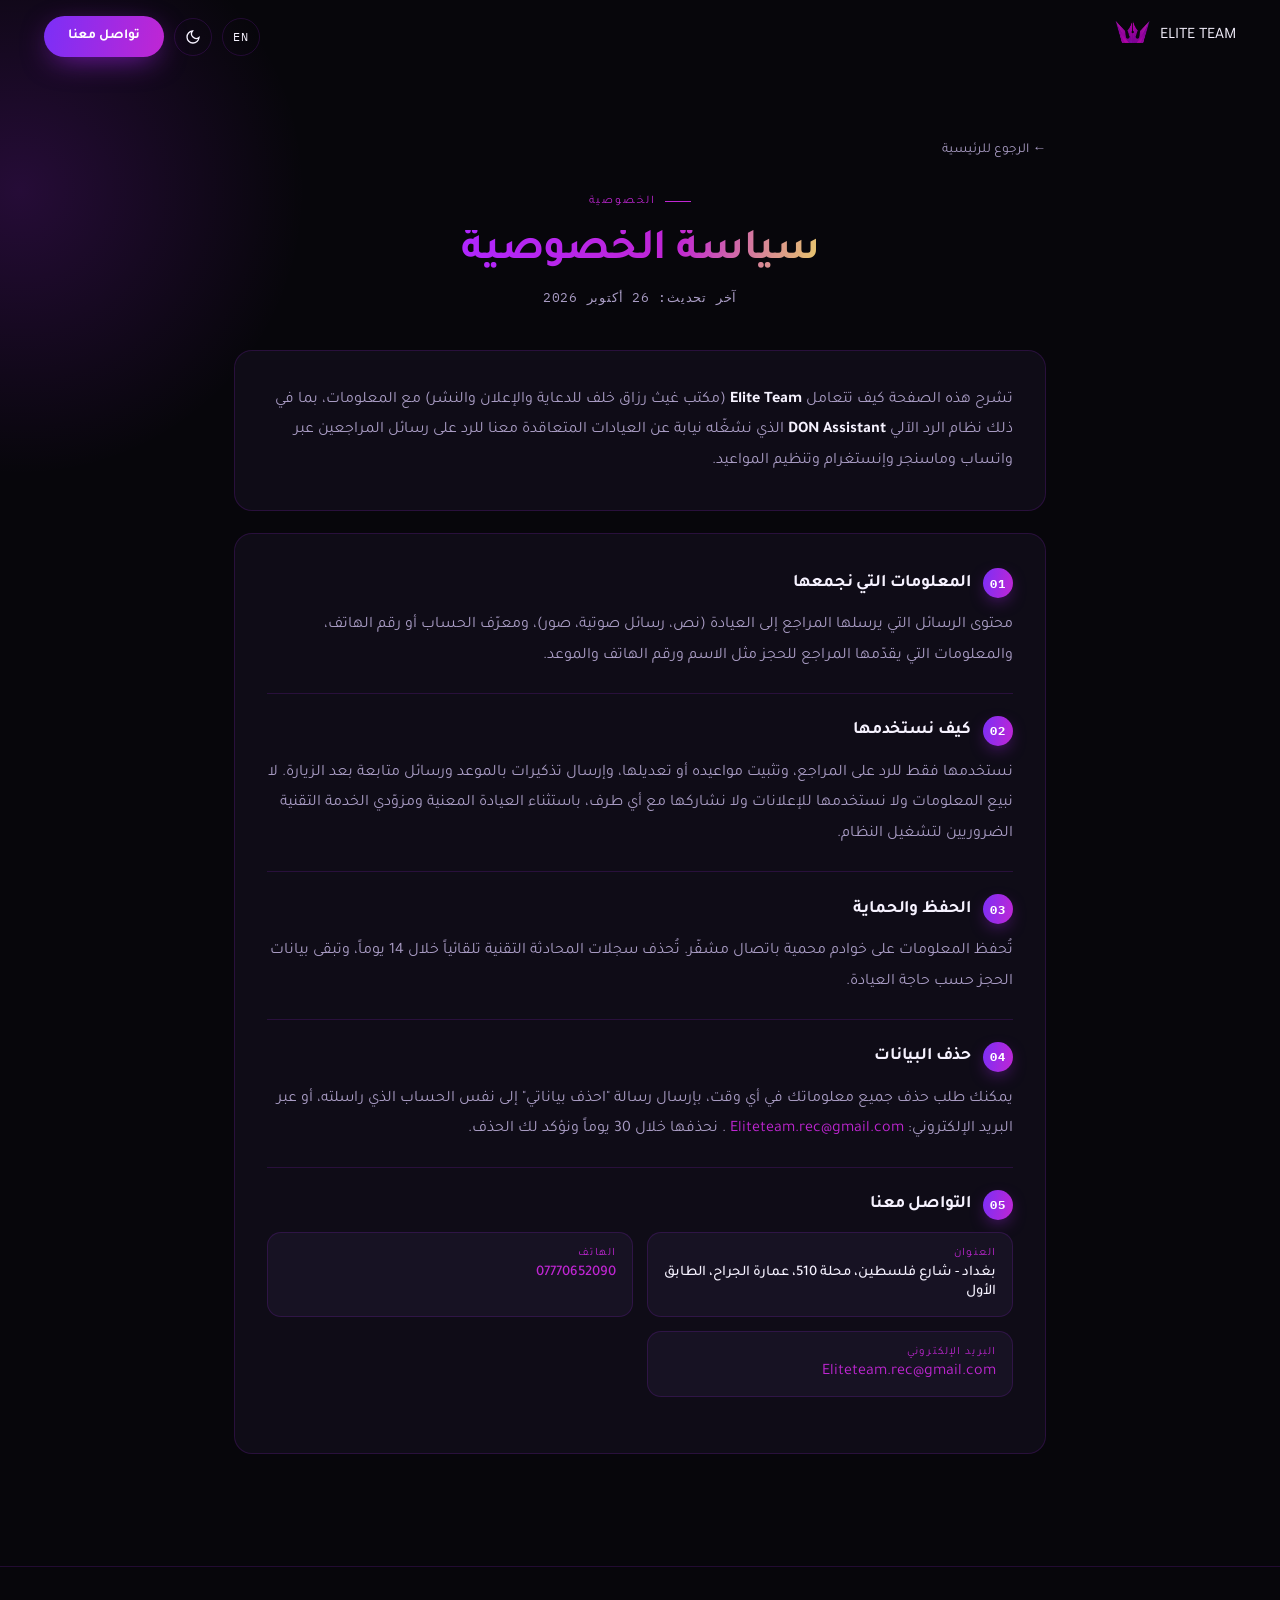
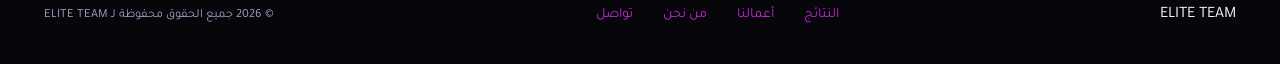
<file: privacy/index.html>
<!doctype html>
<html lang="ar" dir="rtl" data-theme="dark">
  <head>
    <meta charset="UTF-8" />
    <meta name="viewport" content="width=device-width, initial-scale=1.0" />
    <link rel="icon" type="image/png" href="../images/logo.png" />
    <title
      data-ar="سياسة الخصوصية | Elite Team"
      data-en="Privacy Policy | Elite Team"
    >
      سياسة الخصوصية | Elite Team
    </title>
    <meta
      name="description"
      content="سياسة الخصوصية لـ Elite Team ونظام الرد الآلي DON Assistant"
    />

    <link rel="preconnect" href="https://fonts.googleapis.com" />
    <link rel="preconnect" href="https://fonts.gstatic.com" crossorigin />
    <link
      href="https://fonts.googleapis.com/css2?family=IBM+Plex+Mono:wght@400;500;600;700&family=Tajawal:wght@400;500;700;900&display=swap"
      rel="stylesheet"
    />

    <link rel="stylesheet" href="../style.css" />
    <link rel="stylesheet" href="styles.css" />
    <script src="../script.js" defer></script>
  </head>

  <body>
    <div class="scroll-progress" id="scrollProgress"></div>

    <!-- ================= NAV ================= -->
    <nav class="nav" id="nav">
      <div class="wrap nav-inner">
        <a href="../index.html#top" class="brand">
          <img src="../images/logo.png" alt="ELITE Logo" class="brand-logo" />
          <span class="brand-word">ELITE TEAM</span>
        </a>

        <div class="nav-actions">
          <button
            class="icon-btn mono"
            id="langToggle"
            title="Toggle language"
            type="button"
            aria-label="Toggle language"
          >
            EN
          </button>
          <button
            class="icon-btn"
            aria-label="Toggle theme"
            id="themeToggle"
            title="Toggle theme"
            type="button"
          >
            <svg
              id="themeIcon"
              width="16"
              height="16"
              viewBox="0 0 24 24"
              fill="none"
              stroke="currentColor"
              stroke-width="2"
            >
              <path d="M21 12.79A9 9 0 1 1 11.21 3 7 7 0 0 0 21 12.79z" />
            </svg>
          </button>
          <a href="../index.html#contact" class="cta-btn">
            <span data-ar="تواصل معنا" data-en="Contact Us">تواصل معنا</span>
          </a>
        </div>
      </div>
    </nav>

    <!-- ================= PRIVACY CONTENT ================= -->
    <section  class="privacy" id="privacy">
      <div class="wrap">
        <a class="privacy-back" href="../index.html">
          <span data-ar="← الرجوع للرئيسية" data-en="← Back to home"
            >← الرجوع للرئيسية</span
          >
        </a>

        <div class=" privacy-head" >
          <div class="eyebrow" data-ar="الخصوصية" data-en="Privacy">
            الخصوصية
          </div>
          <h2>
            <span 
              class="grad-text"
              data-ar="سياسة الخصوصية"
              data-en="Privacy Policy"
              >سياسة الخصوصية</span
            >
          </h2>
          <p
            class="privacy-date mono"
            data-ar="آخر تحديث: 26 أكتوبر 2026"
            data-en="Last updated: October 26, 2026"
          >
            آخر تحديث: 26 أكتوبر 2026
          </p>
        </div>

        <div class="privacy-card">
          <p
            data-ar="تشرح هذه الصفحة كيف تتعامل Elite Team (مكتب غيث رزاق خلف للدعاية والإعلان والنشر) مع المعلومات، بما في ذلك نظام الرد الآلي DON Assistant الذي نشغّله نيابة عن العيادات المتعاقدة معنا للرد على رسائل المراجعين عبر واتساب وماسنجر وإنستغرام وتنظيم المواعيد."
            data-en="This page explains how Elite Team (Ghaith Razzaq Khalaf Office for Advertising and Publishing) handles information, including DON Assistant, an automated messaging assistant we operate on behalf of partner clinics to reply to patient messages on WhatsApp, Messenger and Instagram and to manage appointments."
          >
            تشرح هذه الصفحة كيف تتعامل <strong>Elite Team</strong> (مكتب غيث
            رزاق خلف للدعاية والإعلان والنشر) مع المعلومات، بما في ذلك نظام الرد
            الآلي <strong>DON Assistant</strong> الذي نشغّله نيابة عن العيادات
            المتعاقدة معنا للرد على رسائل المراجعين عبر واتساب وماسنجر وإنستغرام
            وتنظيم المواعيد.
          </p>
        </div>

        <div class="privacy-card">
          <div class="p-section">
            <h3>
              <span class="p-num mono">01</span
              ><span
                data-ar="المعلومات التي نجمعها"
                data-en="Information We Collect"
                >المعلومات التي نجمعها</span
              >
            </h3>
            <p
              data-ar="محتوى الرسائل التي يرسلها المراجع إلى العيادة (نص، رسائل صوتية، صور)، ومعرّف الحساب أو رقم الهاتف، والمعلومات التي يقدّمها المراجع للحجز مثل الاسم ورقم الهاتف والموعد."
              data-en="Message content sent by the patient to the clinic (text, voice messages, images), the account ID or phone number, and booking details the patient provides such as name, phone number, and appointment time."
            >
              محتوى الرسائل التي يرسلها المراجع إلى العيادة (نص، رسائل صوتية،
              صور)، ومعرّف الحساب أو رقم الهاتف، والمعلومات التي يقدّمها المراجع
              للحجز مثل الاسم ورقم الهاتف والموعد.
            </p>
          </div>

          <div class="p-section">
            <h3>
              <span class="p-num mono">02</span
              ><span data-ar="كيف نستخدمها" data-en="How We Use It"
                >كيف نستخدمها</span
              >
            </h3>
            <p
              data-ar="نستخدمها فقط للرد على المراجع، وتثبيت مواعيده أو تعديلها، وإرسال تذكيرات بالموعد ورسائل متابعة بعد الزيارة. لا نبيع المعلومات ولا نستخدمها للإعلانات ولا نشاركها مع أي طرف، باستثناء العيادة المعنية ومزوّدي الخدمة التقنية الضروريين لتشغيل النظام."
              data-en="We use it only to reply to the patient, to book or change their appointment, and to send appointment reminders and follow-up messages after the visit. We do not sell this information, use it for advertising, or share it with anyone except the relevant clinic and the technical providers necessary to run the system."
            >
              نستخدمها فقط للرد على المراجع، وتثبيت مواعيده أو تعديلها، وإرسال
              تذكيرات بالموعد ورسائل متابعة بعد الزيارة. لا نبيع المعلومات ولا
              نستخدمها للإعلانات ولا نشاركها مع أي طرف، باستثناء العيادة المعنية
              ومزوّدي الخدمة التقنية الضروريين لتشغيل النظام.
            </p>
          </div>

          <div class="p-section">
            <h3>
              <span class="p-num mono">03</span
              ><span data-ar="الحفظ والحماية" data-en="Storage &amp; Protection"
                >الحفظ والحماية</span
              >
            </h3>
            <p
              data-ar="تُحفظ المعلومات على خوادم محمية باتصال مشفّر. تُحذف سجلات المحادثة التقنية تلقائياً خلال 14 يوماً، وتبقى بيانات الحجز حسب حاجة العيادة."
              data-en="Information is stored on secured servers over an encrypted connection. Technical conversation logs are deleted automatically within 14 days, while booking data is kept for as long as the clinic needs it."
            >
              تُحفظ المعلومات على خوادم محمية باتصال مشفّر. تُحذف سجلات المحادثة
              التقنية تلقائياً خلال 14 يوماً، وتبقى بيانات الحجز حسب حاجة
              العيادة.
            </p>
          </div>

          <div class="p-section">
            <h3>
              <span class="p-num mono">04</span
              ><span data-ar="حذف البيانات" data-en="Data Deletion"
                >حذف البيانات</span
              >
            </h3>
            <p>
              <span
                data-ar='يمكنك طلب حذف جميع معلوماتك في أي وقت، بإرسال رسالة "احذف بياناتي" إلى نفس الحساب الذي راسلته، أو عبر البريد الإلكتروني: '
                data-en='You can request deletion of all your information at any time by sending the message "delete my data" to the same account you messaged, or by email: '
                >يمكنك طلب حذف جميع معلوماتك في أي وقت، بإرسال رسالة "احذف
                بياناتي" إلى نفس الحساب الذي راسلته، أو عبر البريد الإلكتروني:
              </span>
              <a href="mailto:Eliteteam.rec@gmail.com"
                >Eliteteam.rec@gmail.com</a
              >
              .
              <span
                data-ar=" نحذفها خلال 30 يوماً ونؤكد لك الحذف."
                data-en=" We delete it within 30 days and confirm the deletion to you."
              >
                نحذفها خلال 30 يوماً ونؤكد لك الحذف.</span
              >
            </p>
          </div>

          <div class="p-section">
            <h3>
              <span class="p-num mono">05</span
              ><span data-ar="التواصل معنا" data-en="Contact Us"
                >التواصل معنا</span
              >
            </h3>
            <div class="p-contact">
              <div>
                <span data-ar="العنوان" data-en="ADDRESS">العنوان</span>
                <strong
                  data-ar="بغداد - شارع فلسطين، محلة 510، عمارة الجراح، الطابق الأول"
                  data-en="Palestine Street, Mahalla 510, Al-Jarrah Building, 1st Floor, Baghdad, Iraq"
                  >بغداد - شارع فلسطين، محلة 510، عمارة الجراح، الطابق
                  الأول</strong
                >
              </div>
              <div>
                <span data-ar="الهاتف" data-en="PHONE">الهاتف</span>
                <strong
                  ><a href="tel:+9647770652090" dir="ltr"
                    >07770652090</a
                  ></strong
                >
              </div>
              <div>
                <span data-ar="البريد الإلكتروني" data-en="EMAIL"
                  >البريد الإلكتروني</span
                >
                <strong></strong>
                  <a href="mailto:Eliteteam.rec@gmail.com"
                    >Eliteteam.rec@gmail.com</a
                  >
                </strong>
              </div>
            </div>
          </div>
        </div>
      </div>
    </section>

    <!-- ================= FOOTER ================= -->
    <footer>
      <div class="wrap footer-inner">
        <div class="brand">
          <span class="brand-word">ELITE TEAM</span>
        </div>
        <div class="footer-links">
          <a href="../index.html#results" data-ar="النتائج" data-en="Results"
            >النتائج</a
          >
          <a href="../index.html#work" data-ar="أعمالنا" data-en="Our Work"
            >أعمالنا</a
          >
          <a href="../index.html#about" data-ar="من نحن" data-en="About"
            >من نحن</a
          >
          <a href="../index.html#contact" data-ar="تواصل" data-en="Contact"
            >تواصل</a
          >
        </div>

        <div class="footer-copy">
          <span
            data-ar="© 2026 جميع الحقوق محفوظة لـ"
            data-en="© 2026 All rights reserved to"
            >© 2026 جميع الحقوق محفوظة لـ</span
          >
          <bdi class="brand-name">ELITE TEAM</bdi>
        </div>
      </div>
    </footer>

    <button
      class="to-top"
      id="toTop"
      title="Back to top"
      type="button"
      aria-label="Back to top"
    >
      <svg
        viewBox="0 0 24 24"
        fill="none"
        stroke="currentColor"
        stroke-width="2"
      >
        <path d="M12 19V5M5 12l7-7 7 7" />
      </svg>
    </button>
  </body>
</html>
</file>
<file: style.css>
@font-face {
  font-family: "rikos";
  src: url("RIKOS___.woff") format("woff");
  font-weight: normal;
  font-style: normal;
  font-display: swap;
}
/* ============ TOKENS ============ */
:root {
  --purple-1: #7b2ff7;
  --purple-2: #c026d3;
  --purple-3: #b026ff;
  --gold: #e8c96b;

  --ink: #07060b;
  --ink-2: #0f0c17;
  --ink-3: #171223;
  --ink-line: rgba(176, 38, 255, 0.16);
  --text-hi: #f6f2ff;
  --text-lo: #a99cc4;

  --paper: #f5f2fa;
  --paper-2: #ffffff;
  --paper-3: #efe9f8;
  --paper-line: rgba(123, 47, 247, 0.15);
  --pdark-hi: #160f24;
  --pdark-lo: #5c5375;

  --bg: var(--ink);
  --bg-2: var(--ink-2);
  --bg-3: var(--ink-3);
  --line: var(--ink-line);
  --hi: var(--text-hi);
  --lo: var(--text-lo);

  --radius: 18px;
  --ease: cubic-bezier(0.16, 0.8, 0.24, 1);
  --ease-spring: cubic-bezier(0.34, 1.56, 0.64, 1);

  --font-all: "Tajawal", sans-serif;

  --font-mono: "IBM Plex Mono", monospace;
}

[data-theme="light"] {
  --bg: var(--paper);
  --bg-2: var(--paper-2);
  --bg-3: var(--paper-3);
  --line: var(--paper-line);
  --hi: var(--pdark-hi);
  --lo: var(--pdark-lo);
}

* {
  margin: 0;
  padding: 0;
  box-sizing: border-box;
}
html {
  scroll-behavior: smooth;
}
body {
  background: var(--bg);
  color: var(--hi);
  font-family: var(--font-all);
  overflow-x: hidden;
  transition:
    background 0.5s var(--ease),
    color 0.5s var(--ease);
  -webkit-font-smoothing: antialiased;
}
body.locked {
  overflow: hidden;
  height: 100vh;
}

h1,
h2,
h3,
h4,
.display {
  font-family: var(--font-all);
  font-weight: 700;
  letter-spacing: -0.01em;
}
.mono {
  font-family: var(--font-mono);
  letter-spacing: 0.06em;
}

img,
svg {
  display: block;
  max-width: 100%;
}
a {
  color: inherit;
  text-decoration: none;
}
ul {
  list-style: none;
}
button {
  font-family: inherit;
  cursor: pointer;
  border: none;
  background: none;
  color: inherit;
}

.wrap {
  max-width: 1240px;
  margin: 0 auto;
  padding-inline: 24px;
}
section {
  position: relative;

  scroll-margin-top: 30px;
}
@media screen and (max-width: 768px) and (max-width: 1024px) {
  /* Put your CSS rules for mobile screens in here! */
  section {
    scroll-margin-top: 30px;
  }
}

/*hj*/
.eyebrow {
  display: inline-flex;
  align-items: center;
  gap: 10px;
  font-size: 0.72rem;
  letter-spacing: 0.16em;
  text-transform: uppercase;
  color: var(--purple-2);
  margin-bottom: 18px;
  overflow: hidden;
}
.eyebrow::before {
  content: "";
  width: 26px;
  height: 1px;
  background: var(--purple-2);
  flex: none;
}

.grad-text {
  background: linear-gradient(
    100deg,
    var(--purple-3),
    var(--purple-2) 60%,
    var(--gold)
  );
  -webkit-background-clip: text;
  background-clip: text;
  color: transparent;
}

::selection {
  background: var(--purple-1);
  color: #fff;
}

/* ============ PRELOADER (signature entrance) ============ */
.preloader {
  position: fixed;
  inset: 0;
  z-index: 999;
  background: #07060b;
  display: flex;
  flex-direction: column;
  align-items: center;
  justify-content: center;
  gap: 22px;
  transition:
    opacity 0.6s var(--ease),
    visibility 0.6s var(--ease);
}
.preloader.hide {
  opacity: 0;
  visibility: hidden;
  pointer-events: none;
}
.preloader-mark {
  position: relative;
  width: 60px;
  height: auto;
  filter: drop-shadow(0 0 22px rgba(176, 38, 255, 0.55));
}

.preloader-icon {
  position: relative;
  width: 130px;
  height: 130px;
  display: flex;
  align-items: center;
  justify-content: center;
}
.preloader-ring {
  position: absolute;
  width: 130px;
  height: 130px;
  border-radius: 50%;
  border: 1px solid rgba(176, 38, 255, 0.28);
  border-top-color: #c026d3;
  animation: preSpin 1.1s linear infinite;
}
@keyframes preSpin {
  to {
    transform: rotate(360deg);
  }
}
.preloader-label {
  font-size: 0.72rem;
  letter-spacing: 0.22em;
  color: #a99cc4;
  opacity: 0;
  animation: fadein 0.5s ease-out 0.5s forwards;
  display: flex;
  align-items: center;
  gap: 8px;
}
.preloader-label .load-dots::after {
  content: "";
  display: inline-block;
  width: 4px;
  animation: dots 1.2s steps(4) infinite;
}
@keyframes dots {
  0% {
    content: "";
  }
  25% {
    content: ".";
  }
  50% {
    content: "..";
  }
  75% {
    content: "...";
  }
}
@keyframes fadein {
  to {
    opacity: 1;
  }
}

/* ============ SCROLL PROGRESS ============ */
.scroll-progress {
  position: fixed;
  top: 0;
  inset-inline: 0;
  height: 2px;
  z-index: 200;
  background: linear-gradient(90deg, var(--purple-1), var(--purple-2));
  transform-origin: left center;
  transform: scaleX(0);
}
[dir="rtl"] .scroll-progress {
  transform-origin: right center;
}

/* ============ NAV ============ */
.nav {
  position: fixed;
  inset-inline: 0;
  top: 0;
  z-index: 100;
  padding: 16px 0;
  transition:
    background 0.4s var(--ease),
    padding 0.4s var(--ease),
    border-color 0.4s var(--ease);
  border-bottom: 1px solid transparent;
}
.nav.scrolled {
  background: color-mix(in srgb, var(--bg) 82%, transparent);
  backdrop-filter: blur(16px) saturate(160%);
  border-bottom: 1px solid var(--line);
  padding: 10px 0;
}
.nav-inner {
  display: flex;
  align-items: center;
  justify-content: space-between;
  gap: 24px;
}
.brand {
  display: flex;
  align-items: center;
  gap: 10px;

  direction: ltr;
}
.brand-logo {
  width: 35px;
  height: 35px;
  position: relative;
  top: -5px;

  transition: transform 0.5s var(--ease-spring);
}
.brand:hover .brand-logo {
  transform: rotate(-8deg) scale(1.08);
}

.nav-links {
  display: flex;
  align-items: center;
  gap: 30px;
}
.nav-links a {
  font-size: 0.88rem;
  /* color: var(--lo); */
  color: var(--purple-2);
  position: relative;
  padding: 4px 0;
  transition: color 0.3s;
}
.nav-links a::after {
  content: "";
  position: absolute;
  bottom: 0;
  inset-inline: 0;
  height: 1px;
  background: var(--purple-2);
  transform: scaleX(0);
  transform-origin: right center;
  transition: transform 0.35s var(--ease);
}
[dir="ltr"] .nav-links a::after {
  transform-origin: left center;
}
/* .nav-links a:hover {
  color: var(--hi);
} */
.nav-links a:hover::after {
  transform: scaleX(1);
}

.nav-actions {
  display: flex;
  align-items: center;
  gap: 10px;
}
.icon-btn {
  width: 38px;
  height: 38px;
  border-radius: 50%;
  display: flex;
  align-items: center;
  justify-content: center;
  border: 1px solid var(--line);
  color: var(--hi);
  font-size: 0.72rem;
  font-family: var(--font-mono);
  transition:
    border-color 0.3s,
    background 0.3s,
    transform 0.4s var(--ease-spring);
  flex: none;
}
.icon-btn:hover {
  border-color: var(--purple-2);
  background: rgba(176, 38, 255, 0.08);
  transform: translateY(-2px) scale(1.06);
}
.icon-btn:active {
  transform: scale(0.92);
}
.icon-btn svg {
  transition: transform 0.5s var(--ease-spring);
}
.icon-btn:hover svg {
  transform: rotate(25deg);
}

.cta-btn {
  position: relative;
  overflow: hidden;
  display: inline-flex;
  align-items: center;
  gap: 10px;
  padding: 12px 24px;
  border-radius: 999px;
  background: linear-gradient(100deg, var(--purple-1), var(--purple-2));
  color: #fff;
  font-weight: 600;
  font-size: 0.86rem;
  box-shadow: 0 8px 30px -8px rgba(176, 38, 255, 0.7);
  transition:
    transform 0.4s var(--ease-spring),
    box-shadow 0.4s var(--ease);
  white-space: nowrap;
}
.cta-btn::before {
  content: "";
  position: absolute;
  inset: 0;
  background: linear-gradient(100deg, var(--purple-2), var(--gold));
  opacity: 0;
  transition: opacity 0.4s var(--ease);
}
.cta-btn span {
  position: relative;
  z-index: 1;
}
.cta-btn:hover {
  transform: translateY(-3px);
  box-shadow: 0 14px 34px -8px rgba(176, 38, 255, 0.9);
}
.cta-btn:hover::before {
  opacity: 1;
}
.cta-btn:active {
  transform: translateY(-1px) scale(0.98);
}

.cta-ghost {
  display: inline-flex;
  align-items: center;
  gap: 10px;
  padding: 12px 24px;
  border-radius: 999px;
  border: 1px solid var(--line);
  color: var(--hi);
  font-weight: 600;
  font-size: 0.86rem;
  transition:
    border-color 0.3s,
    background 0.3s,
    transform 0.4s var(--ease-spring);
}
.cta-ghost:hover {
  border-color: var(--purple-2);
  background: rgba(176, 38, 255, 0.06);
  transform: translateY(-3px);
}
.cta-ghost:active {
  transform: translateY(-1px) scale(0.98);
}

.burger {
  display: none;
  width: 40px;
  height: 40px;
  border-radius: 50%;
  border: 1px solid var(--line);
  align-items: center;
  justify-content: center;
  flex: none;
}
.burger span {
  display: block;
  width: 16px;
  height: 1.5px;
  background: var(--hi);
  position: relative;
  transition: background 0.3s;
}
.burger span::before,
.burger span::after {
  content: "";
  position: absolute;
  width: 16px;
  height: 1.5px;
  background: var(--hi);
  left: 0;
  transition: transform 0.3s var(--ease);
}
.burger span::before {
  top: -5px;
}
.burger span::after {
  top: 5px;
}
.burger.open span {
  background: transparent;
}
.burger.open span::before {
  transform: translateY(5px) rotate(45deg);
}
.burger.open span::after {
  transform: translateY(-5px) rotate(-45deg);
}

.mobile-panel {
  position: fixed;
  inset: 0;
  z-index: 99;
  background: var(--bg);
  display: flex;
  flex-direction: column;
  align-items: center;
  justify-content: center;
  gap: 26px;
  clip-path: circle(0% at 92% 4%);
  transition: clip-path 0.6s var(--ease);
  pointer-events: none;
}
.mobile-panel.open {
  clip-path: circle(150% at 92% 4%);
  pointer-events: auto;
}
.mobile-panel a {
  font-family: var(--font-all);
  font-weight: 700;
  font-size: 1.6rem;
  opacity: 0;
  transform: translateY(14px);
  transition:
    opacity 0.4s var(--ease),
    transform 0.4s var(--ease);
}
.mobile-panel.open a {
  opacity: 1;
  transform: translateY(0);
}
.mobile-panel.open a:nth-child(1) {
  transition-delay: 0.08s;
}
.mobile-panel.open a:nth-child(2) {
  transition-delay: 0.13s;
}
.mobile-panel.open a:nth-child(3) {
  transition-delay: 0.18s;
}
.mobile-panel.open a:nth-child(4) {
  transition-delay: 0.23s;
}
.mobile-panel.open a:nth-child(5) {
  transition-delay: 0.28s;
}
.mobile-panel.open a:nth-child(6) {
  transition-delay: 0.33s;
}
.mobile-panel.open a:nth-child(7) {
  transition-delay: 0.38s;
}

/* ============ REVEAL UTILITIES (scroll-triggered, JS toggled, replayable) ============ */
.reveal {
  opacity: 0;
  transform: translateY(24px) scale(0.98);
  transition:
    opacity 0.6s cubic-bezier(0.16, 1, 0.3, 1),
    transform 0.6s cubic-bezier(0.16, 1, 0.3, 1);
  will-change: opacity, transform;
  backface-visibility: hidden;
}
.reveal.in {
  opacity: 1;
  transform: translateY(0) scale(1);
}

/* ============ HERO ============ */
.hero {
  min-height: 100vh;
  display: flex;
  align-items: center;
  padding-top: 80px;
  padding-bottom: 20px;
  background:
    radial-gradient(
      650px 500px at 82% 18%,
      rgba(123, 47, 247, 0.28),
      transparent 60%
    ),
    var(--bg);
  overflow: hidden;
}
.hero-spot {
  position: absolute;
  inset: 0;
  pointer-events: none;
  z-index: 1;
  background: radial-gradient(
    280px 280px at var(--mx, 50%) var(--my, 30%),
    rgba(176, 38, 255, 0.16),
    transparent 70%
  );
}
[data-theme="light"] .hero-spot {
  background: radial-gradient(
    280px 280px at var(--mx, 50%) var(--my, 30%),
    rgba(176, 38, 255, 0.1),
    transparent 70%
  );
}

.hero-grid {
  position: absolute;
  inset: 0;
  z-index: 0;
  opacity: 0.5;
  background-image:
    linear-gradient(var(--line) 1px, transparent 1px),
    linear-gradient(90deg, var(--line) 1px, transparent 1px);
  background-size: 64px 64px;
  mask-image: radial-gradient(700px 500px at 70% 20%, black, transparent 75%);
  will-change: transform;
}

.hero-inner {
  position: relative;
  z-index: 2;
  display: grid;
  grid-template-columns: 1.15fr 0.85fr;
  gap: 40px;
  align-items: center;
}

.hero-anim > * {
  opacity: 0;
  transform: translateY(24px);
  animation: heroUp 0.9s var(--ease) forwards;
}

.hero-anim h1 {
  animation-delay: 0.3s;
}
.hero-anim .sub {
  animation-delay: 0.45s;
}
.hero-anim .hero-actions {
  animation-delay: 0.6s;
}
.hero-anim .hero-tags {
  animation-delay: 0.72s;
}
@keyframes heroUp {
  to {
    opacity: 1;
    transform: translateY(0);
  }
}

.hero h1 {
  font-size: clamp(2.3rem, 4.6vw, 4.1rem);
  line-height: 1.16;
  margin-bottom: 24px;
}
.hero p.sub {
  font-size: 1.08rem;
  color: var(--lo);
  max-width: 520px;
  line-height: 1.85;
  margin-bottom: 36px;
}
.newsub {
  font-size: 1.08rem;
  color: var(--lo);
  line-height: 1.85;
  text-align: center;
}
.hero-actions {
  display: flex;
  gap: 16px;
  flex-wrap: wrap;
  margin-bottom: 46px;
}

.hero-tags {
  display: flex;
  gap: 26px;
  flex-wrap: wrap;
}
.hero-tags .tag {
  display: flex;
  align-items: center;
  gap: 8px;
  font-size: 0.82rem;
  color: var(--lo);
}
.hero-tags .tag svg {
  width: 16px;
  height: 16px;
  color: var(--purple-2);
}

.hero-visual {
  position: relative;
  aspect-ratio: 3/4;
  display: flex;
  align-items: center;
  justify-content: center;
  opacity: 0;
  transform: scale(0.85) rotate(-6deg);
  animation: heroVisual 1.1s var(--ease-spring) 0.5s forwards;
}
@keyframes heroVisual {
  to {
    opacity: 1;
    transform: scale(1) rotate(0);
  }
}
.hero-visual .ring {
  position: absolute;
  inset: 0;
  border-radius: 50%;
  border: 1px solid var(--line);
  animation: spin 40s linear infinite;
}
.hero-visual .ring.r2 {
  inset: 10%;
  animation-duration: 60s;
  animation-direction: reverse;
}
@keyframes spin {
  to {
    transform: rotate(360deg);
  }
}
.hero-crown {
  width: 52%;
  filter: drop-shadow(0 20px 60px rgba(176, 38, 255, 0.55));
  animation: float 5s ease-in-out infinite;
}
@keyframes float {
  0%,
  100% {
    transform: translateY(0);
  }
  50% {
    transform: translateY(-14px);
  }
}

/* ============ SECTION HEAD ============ */
.section-head {
  max-width: 640px;
  margin-bottom: 60px;
}
.section-head h2 {
  font-size: clamp(1.9rem, 3.4vw, 2.9rem);
  line-height: 1.24;
}
.section-head p {
  color: var(--lo);
  margin-top: 16px;
  font-size: 1.02rem;
  line-height: 1.8;
}

/* ============ RESULTS ============ */
.results {
  padding: 70px 0;
  background: var(--bg-2);
  border-top: 1px solid var(--line);
  border-bottom: 1px solid var(--line);
  position: relative;
  overflow: hidden;
}
.stat-grid {
  display: grid;
  grid-template-columns: repeat(3, 1fr);
  gap: 1px;
  background: var(--line);
  border: 1px solid var(--line);
  border-radius: var(--radius);
  overflow: hidden;
}
.stat-card {
  background: var(--bg-2);
  padding: 44px 26px;
  text-align: center;
  position: relative;
  transition: background 0.4s var(--ease);
}
.stat-card:hover {
  background: color-mix(in srgb, var(--bg-2) 80%, var(--purple-1) 12%);
}
.stat-card .aperture {
  width: 56px;
  height: 56px;
  margin: 0 auto 20px;
  position: relative;
}
.stat-card .aperture svg {
  width: 100%;
  height: 100%;
  transition: transform 0.7s var(--ease-spring);
}
.stat-card:hover .aperture svg {
  transform: rotate(45deg) scale(1.1);
}
.stat-num {
  font-family: var(--font-all);
  font-weight: 700;
  font-size: clamp(2.1rem, 3.4vw, 2.8rem);
  font-variant-numeric: tabular-nums;
}
.stat-label {
  color: var(--lo);
  font-size: 0.88rem;
  margin-top: 10px;
  line-height: 1.6;
}

.stories .stories-card .stat-label {
  margin-top: 8px;
  margin-bottom: 20px;
}

/* ============ WORK GRID ============ */
.work {
  padding: 70px 0 60px;

  border-bottom: 1px solid var(--line);
}

/* ============ VIDEO SHOWCASE ============ */
.video-showcase {
  position: relative;
  max-width: 900px;
  margin: 0 auto;
}

.video-frame {
  position: relative;
  width: 100%;
  max-width: 380px; /* Shorts are vertical — keeps the frame from going too wide on desktop */
  aspect-ratio: 9 / 16; /* Shorts native ratio — this is what kills the black bars */
  margin: 0 auto;
  border-radius: var(--radius);
  overflow: hidden;
  border: 1px solid var(--line);
  background: #000;
  box-shadow: 0 20px 60px -20px rgba(123, 47, 247, 0.45);
}
.video-frame iframe {
  position: absolute;
  inset: 0;
  width: 100%;
  height: 100%;
  border: 0;
  display: block;
}

@media (max-width: 480px) {
  .video-frame {
    max-width: 100%;
  }
}

.video-arrow {
  position: absolute;
  top: 50%;
  transform: translateY(-50%);
  width: 48px;
  height: 48px;
  border-radius: 50%;
  display: flex;
  align-items: center;
  justify-content: center;
  background: color-mix(in srgb, var(--bg-2) 65%, transparent);
  backdrop-filter: blur(10px);
  border: 1px solid var(--line);
  color: var(--hi);
  z-index: 2;
  transition:
    background 0.3s,
    border-color 0.3s,
    transform 0.3s var(--ease-spring);
}
.video-arrow:hover {
  background: rgba(176, 38, 255, 0.28);
  border-color: var(--purple-2);
  transform: translateY(-50%) scale(1.08);
}
.video-arrow:active {
  transform: translateY(-50%) scale(0.94);
}
.video-arrow-prev {
  left: 16px;
}
.video-arrow-next {
  right: 16px;
}

.video-caption {
  margin-top: 24px;
  text-align: center;
}

.video-insta-btn {
  margin-top: 16px;
  margin-bottom: 16px;
  padding: 10px 20px; /* overrides cta-ghost's 12px 24px */
  gap: 8px; /* overrides cta-ghost's 10px */
  font-size: 0.82rem; /* overrides cta-ghost's 0.86rem */
  opacity: 1;
  transform: translateY(8px) scale(0.92);
  transition:
    border-color 0.3s,
    background 0.3s,
    opacity 0.35s var(--ease-spring),
    transform 0.35s var(--ease-spring);
}

.video-insta-btn svg {
  width: 16px;
  height: 16px;
  color: var(--purple-2);
}
.video-insta-btn:hover {
  border-color: var(--purple-2);
  background: rgba(176, 38, 255, 0.08);
  transform: translateY(-2px);
}
.video-insta-btn:active {
  transform: translateY(0) scale(0.97);
}

@media (max-width: 480px) {
  .video-insta-btn {
    width: 100%;
    justify-content: center;
    padding: 12px 20px; /* slightly taller on mobile for an easier tap target */
  }
}

.video-dots {
  display: flex;
  justify-content: center;
  gap: 8px;
  margin-top: 18px;
  direction: ltr;
}
.video-dot {
  width: 8px;
  height: 8px;
  border-radius: 50%;
  background: var(--line);
  border: none;
  padding: 0;
  cursor: pointer;
  transition:
    background 0.3s,
    transform 0.3s;
}
.video-dot.active {
  background: var(--purple-2);
  transform: scale(1.3);
}

@media (max-width: 768px) {
  .video-arrow {
    width: 38px;
    height: 38px;
  }
  .video-arrow-prev {
    left: 8px;
  }
  .video-arrow-next {
    right: 8px;
  }
}

/* ============ STORIES ============ */
.stories {
  padding: 70px 0 60px;
}
.story-card {
  display: grid;
  grid-template-columns: 0.85fr 1.15fr;
  gap: 44px;
  align-items: center;
  padding: 44px;
  border: 1px solid var(--line);
  border-radius: 24px;
  margin-bottom: 26px;
  background: linear-gradient(160deg, var(--bg-3), transparent);
  transition:
    border-color 0.4s var(--ease),
    transform 0.4s var(--ease);
}

.story-card:hover {
  border-color: var(--purple-2);
  transform: translateY(-4px);
}
.story-card:nth-child(even) {
  grid-template-columns: 1.15fr 0.85fr;
}
.story-quote-wrap {
  position: relative;
}
.story-quote-wrap .quote-mark {
  font-family: var(--font-all);
  font-size: 5rem;
  font-weight: 700;
  color: var(--purple-2);
  opacity: 0.25;
  line-height: 1;
}
.story-quote {
  font-family: var(--font-all);
  font-size: 1.35rem;
  font-weight: 600;
  line-height: 1.55;
  margin-top: -14px;
}
.story-meta {
  margin-top: 22px;
  padding-top: 18px;
  border-top: 1px solid rgba(148, 148, 158, 0.28);
  display: flex;
  align-items: center;
  justify-content: center;
  gap: 14px;
}

.stories .stories-card {
  display: flex;
  flex-direction: column;
}
.stories .stories-card h3 {
  height: 3em;
  line-height: 1.4;
  overflow: hidden;
  display: flex;
  align-items: flex-end;
  justify-content: center;
}
.stories .stories-card .story-full-title {
  height: auto;
  overflow: visible;
  display: block;
}
.stories .stories-card .stat-num {
  margin-top: 14px;
}
.stories .stories-card .story-meta {
  margin-top: auto; /* pushes this row (and the button after it) down to the bottom */
}

.story-name {
  max-width: 220px; /* caps how wide the name area can get */
}
.story-name strong {
  display: block;
  font-size: 0.92rem;
  height: 2.6em; /* fixed 2-line box, same idea as the headline fix */
  line-height: 1.3;
  overflow: hidden; /* only kicks in on the rare name that needs a 3rd line */
}
.story-name span {
  display: block;
  font-size: 0.8rem;
  color: var(--lo);
}

.story-stat-panel {
  border: 1px solid var(--line);
  border-radius: 20px;
  padding: 32px;
  text-align: center;
  background: var(--bg-2);
}
.story-stat-panel .big-num {
  font-family: var(--font-all);
  font-weight: 700;
  font-size: 3rem;
  font-variant-numeric: tabular-nums;
}
.story-stat-panel .big-label {
  color: var(--lo);
  font-size: 0.86rem;
  margin-top: 8px;
}
.story-stat-panel .divider {
  height: 1px;
  background: var(--line);
  margin: 22px 0;
}
.story-stat-panel .mini-row {
  display: flex;
  justify-content: space-between;
  font-size: 0.82rem;
  color: var(--lo);
  margin-bottom: 8px;
}
.story-stat-panel .mini-row b {
  color: var(--hi);
}

/* ============ FULL STORY CARDS (video + long-form case study) ============ */
.story-full {
  border: 1px solid var(--line);
  border-radius: 24px;
  background: linear-gradient(160deg, var(--bg-3), transparent);
  padding: 40px;
  margin-bottom: 40px;
  transition:
    border-color 0.4s var(--ease),
    transform 0.4s var(--ease);
}
.story-full:hover {
  border-color: var(--purple-2);
}
.story-full:last-child {
  margin-bottom: 0;
}

.story-full-media {
  max-width: 380px; /* reels are vertical — matches the case-videos section above */
  margin: 0 auto 40px;
  display: flex;
  flex-direction: column;
  align-items: center;
}
.story-full-image {
  position: relative;
  width: 140px;
  height: 140px;
  border-radius: 50%;
  overflow: hidden;
  background: #000;
  border: 1px solid var(--line);
  box-shadow: 0 20px 60px -20px rgba(123, 47, 247, 0.45);
  margin: 0 auto 22px;
}
.story-full-image img {
  width: 100%;
  height: 100%;
  object-fit: cover;
  display: block;
}
.story-full-video iframe {
  position: absolute;
  inset: 0;
  width: 100%;
  height: 100%;
  border: 0;
  display: block;
}

.story-insta-btn {
  display: inline-flex;
  align-items: center;
  gap: 8px;
  margin-top: 18px;
  padding: 10px 20px;
  border-radius: 999px;
  border: 1px solid var(--line);
  color: var(--hi);
  font-family: var(--font-all);
  font-weight: 600;
  font-size: 0.82rem;
  transition:
    border-color 0.3s,
    background 0.3s,
    transform 0.35s var(--ease-spring);
}
.story-insta-btn svg {
  width: 16px;
  height: 16px;
  color: var(--purple-2);
}
.story-insta-btn:hover {
  border-color: var(--purple-2);
  background: rgba(176, 38, 255, 0.08);
  transform: translateY(-2px);
}
.story-insta-btn:active {
  transform: translateY(0) scale(0.97);
}

@media (max-width: 480px) {
  .story-full-media {
    max-width: 100%;
  }
  .story-insta-btn {
    width: 100%;
    justify-content: center;
    padding: 12px 20px;
  }
}

.story-full-body {
  max-width: 760px;
  margin: 0 auto;
}
.story-full-title {
  font-family: var(--font-all);
  font-size: 1.55rem;
  font-weight: 800;
  line-height: 1.45;
  margin-bottom: 28px;
  text-align: center;
}
.story-full-body p {
  font-family: var(--font-all);
  font-size: 1.05rem;
  line-height: 1.9;
  color: var(--lo);
  margin-bottom: 22px;
}
.story-full-body h4 {
  font-family: var(--font-all);
  font-size: 1.2rem;
  font-weight: 700;
  color: var(--hi);
  margin: 36px 0 14px;
}
.story-highlight {
  font-weight: 600;
  color: var(--hi) !important;
  border-inline-start: 3px solid var(--purple-2);
  padding-inline-start: 18px;
}
.story-tagline {
  font-size: 1.25rem;
  font-weight: 700;
  text-align: center;
  margin-top: 36px !important;
  margin-bottom: 36px !important;
}
.story-full-body .story-meta {
  margin-top: 36px;
  padding-top: 28px;
  border-top: 1px solid var(--line);
  justify-content: center;
}

@media (max-width: 900px) {
  .story-full {
    padding: 26px 22px;
    border-radius: 20px;
    margin-bottom: 28px;
  }
  .story-full-media {
    margin-bottom: 28px;
  }
  .story-full-video {
    border-radius: 12px;
  }
  .story-full-title {
    font-size: 1.25rem;
    margin-bottom: 20px;
  }
  .story-full-body p {
    font-size: 0.98rem;
    line-height: 1.8;
    margin-bottom: 18px;
  }
  .story-full-body h4 {
    font-size: 1.08rem;
    margin: 26px 0 10px;
  }
  .story-tagline {
    font-size: 1.1rem;
    margin-top: 26px !important;
    margin-bottom: 26px !important;
  }
  .story-full-body .story-meta {
    margin-top: 26px;
    padding-top: 20px;
  }
}

@media (max-width: 480px) {
  .story-full {
    padding: 20px 16px;
  }
  .story-full-title {
    font-size: 1.12rem;
  }
  .story-full-body p {
    font-size: 0.92rem;
  }
}

/* ============ ABOUT ============ */
.about {
  padding: 70px 0;
  background: var(--bg-2);
  border-top: 1px solid var(--line);
  border-bottom: 1px solid var(--line);
}
.about-grid {
  display: grid;
  grid-template-columns: 1fr;
  gap: 70px;
  align-items: center;
}
.about-text p {
  margin-top: 22px;
  color: var(--lo);
  font-size: 1.03rem;
  line-height: 1.95;
  margin-bottom: 20px;
}
.about-values {
  display: grid;
  grid-template-columns: repeat(3, 1f);
  gap: 18px;
  margin-top: 36px;
}
.value-item {
  border-top: 1px solid var(--line);
  padding-top: 16px;
  transition: border-color 0.3s;
}
.value-item:hover {
  border-color: var(--purple-2);
}
.value-item .v-no {
  font-family: var(--font-mono);
  color: var(--purple-2);
  font-size: 0.78rem;
}
.value-item h4 {
  margin-top: 8px;
  font-size: 1.02rem;
}
.value-item p {
  color: var(--lo);
  font-size: 0.86rem;
  margin-top: 6px;
  line-height: 1.7;
}

.about-visual {
  position: relative;
  aspect-ratio: 1/1;
  border-radius: 24px;
  overflow: hidden;
  border: 1px solid var(--line);
  background:
    radial-gradient(
      circle at 30% 20%,
      rgba(176, 38, 255, 0.35),
      transparent 55%
    ),
    radial-gradient(
      circle at 75% 80%,
      rgba(192, 38, 211, 0.28),
      transparent 55%
    ),
    var(--bg-3);
  display: flex;
  align-items: center;
  justify-content: center;
}
.about-visual .silhouette-big {
  width: 56%;
  opacity: 0.92;
  filter: drop-shadow(0 30px 60px rgba(0, 0, 0, 0.5));
  animation: float 6s ease-in-out infinite;
}
.about-visual::after {
  content: "";
  position: absolute;
  inset: 0;
  background-image:
    linear-gradient(var(--line) 1px, transparent 1px),
    linear-gradient(90deg, var(--line) 1px, transparent 1px);
  background-size: 40px 40px;
  opacity: 0.25;
}

/* ============ CONTACT ============ */
.contact {
  padding: 70px 0 60px;
  position: relative;
  overflow: hidden;
}
.contact-glow {
  position: absolute;
  inset: 0;
  background: radial-gradient(
    600px 400px at 50% 0%,
    rgba(123, 47, 247, 0.25),
    transparent 65%
  );
  pointer-events: none;
}
.contact .eyebrow {
  justify-content: center;
}
.contact-inner {
  position: relative;
  text-align: center;
  max-width: 720px;
  margin: 0 auto;
}
.contact h2 {
  font-size: clamp(2.1rem, 4vw, 3.4rem);
  line-height: 1.2;
  margin-bottom: 22px;
}
.contact p.sub {
  color: var(--lo);
  font-size: 1.05rem;
  margin-bottom: 44px;
  line-height: 1.8;
}
.contact-actions {
  display: flex;
  gap: 16px;
  justify-content: center;
  flex-wrap: wrap;
  margin-bottom: 60px;
}
.contact-icon-link {
  display: flex;
  align-items: center;
  justify-content: center;
  /* width: 48px;
  height: 48px; */
  /* border-radius: 50%;
  border: 1px solid var(--line); */
  transition:
    transform 0.35s var(--ease-spring),
    border-color 0.3s,
    box-shadow 0.3s;
}
.contact-icon-link:hover {
  transform: translateY(-4px);
}
.contact-icon-link:active {
  transform: translateY(-1px) scale(0.95);
}
.contact-icon {
  width: 100px;
  height: 100px;
  object-fit: contain;
  display: block;
}
.contact-icon-insta {
  width: 90px;
  height: 90px;
  object-fit: contain;
  display: block;
  padding-bottom: 3px;
}
.contact-grid {
  display: grid;
  grid-template-columns: repeat(2, 1fr);
  gap: 1px;
  background: var(--line);
  border: 1px solid var(--line);
  border-radius: var(--radius);
  overflow: hidden;
  text-align: start;
}
.contact-item {
  background: var(--bg-2);
  padding: 28px;
  transition: background 0.3s;
}
.contact-item:hover {
  background: color-mix(in srgb, var(--bg-2) 82%, var(--purple-1) 10%);
}
.contact-item .c-label {
  font-family: var(--font-mono);
  font-size: 0.72rem;
  color: var(--purple-2);
  letter-spacing: 0.1em;
  margin-bottom: 10px;
}
.contact-item .c-value {
  font-family: var(--font-all);
  font-weight: 700;
  font-size: 1.05rem;
}
.contact-item .c-note {
  font-size: 0.76rem;
  color: var(--lo);
  margin-top: 6px;
}

/* ============ FOOTER ============ */
footer {
  border-top: 1px solid var(--line);
  padding: 36px 0;
}
.footer-inner {
  display: flex;
  align-items: center;
  justify-content: space-between;
  flex-wrap: wrap;
  gap: 16px;
}
@media (max-width: 768px) {
  .footer-inner {
    flex-direction: column;
    align-items: center;
    justify-content: center;
    text-align: center;
    gap: 20px;
  }
  .footer {
    flex-direction: column;
    align-items: center;
    justify-content: center;
    text-align: center;
    gap: 20px;
  }
  /* للتأكد من أن قائمة الروابط تصبح عمودية أو متمركزة أيضاً في الموبايل */
  .footer-links {
    justify-content: center;
  }
  .footer-link {
    justify-content: center;
  }
}
/* .footer-links {
  display: flex;
  gap: 22px;
  flex-wrap: wrap;
}
.footer-links a {
  color: var(--lo);
  font-size: 0.85rem;
  transition: color 0.3s;
}
.footer-links a:hover {
  color: var(--purple-2);
} */
.footer-copy {
  color: var(--lo);
  font-size: 0.78rem;
}
.copy {
  margin-top: 25px;
  margin-left: 15px;
  margin-right: 15px;
  text-align: center;
}
/* ============ BACK TO TOP ============ */
.to-top {
  position: fixed;
  bottom: 26px;
  inset-inline-end: 26px;
  z-index: 80;
  width: 46px;
  height: 46px;
  border-radius: 50%;
  background: var(--bg-2);
  border: 1px solid var(--line);
  display: flex;
  align-items: center;
  justify-content: center;
  color: var(--hi);
  opacity: 0;
  transform: translateY(12px) scale(0.9);
  pointer-events: none;
  transition:
    opacity 0.35s var(--ease),
    transform 0.35s var(--ease-spring),
    border-color 0.3s;
}
.to-top.show {
  opacity: 1;
  transform: translateY(0) scale(1);
  pointer-events: auto;
}
.to-top:hover {
  border-color: var(--purple-2);
  transform: translateY(-3px) scale(1.05);
}
.to-top svg {
  width: 18px;
  height: 18px;
}

/* ============ RESPONSIVE ============ */

/* ---- Tablets: max-width 1024px ---- */
@media (max-width: 1024px) {
  .wrap {
    padding-inline: 20px;
  }
  .nav-links {
    display: none;
  }
  .burger {
    display: flex;
  }
  .hero {
    padding-top: 110px;
    padding-bottom: 64px;
  }
  .hero-inner {
    grid-template-columns: 1fr;
    gap: 28px;
  }
  .hero-visual {
    order: -1;
    max-width: 260px;
    margin: 0 auto;
  }
  .hero p.sub {
    max-width: none;
  }
  .stat-grid {
    grid-template-columns: repeat(2, 1fr);
  }
  .stat-grid > .stat-card:last-child {
    grid-column: 1 / -1;
  }
  .work {
    padding: 110px 0;
  }

  .about {
    padding: 110px 0;
  }
  .about-grid {
    grid-template-columns: 1fr;
    gap: 44px;
  }
  .about-visual {
    order: -1;
    max-width: 340px;
    margin: 0 auto;
  }
  .stories {
    padding: 110px 0;
  }
  .stories .stat-card .story-insta-btn {
    align-self: center;
  }
  .story-card,
  .story-card:nth-child(even) {
    grid-template-columns: 1fr;
    gap: 28px;
    padding: 32px;
  }
  .contact {
    padding: 110px 0 80px;
  }
  .contact-grid {
    grid-template-columns: 1fr;
  }
  .section-head {
    margin-bottom: 44px;
  }
}

/* ---- Mobile: max-width 768px ---- */
@media (max-width: 768px) {
  .wrap {
    padding-inline: 18px;
  }

  /* Typography scale-down so headings/paragraphs never force horizontal scroll or awkward wraps */
  .hero h1 {
    font-size: clamp(1.9rem, 8vw, 2.6rem);
    line-height: 1.22;
    margin-bottom: 18px;
  }
  .hero p.sub {
    font-size: 0.98rem;
    line-height: 1.75;
    margin-bottom: 28px;
  }
  .section-head h2 {
    font-size: clamp(1.5rem, 6vw, 2rem);
  }
  .section-head p {
    font-size: 0.94rem;
  }
  .contact h2 {
    font-size: clamp(1.6rem, 7vw, 2.2rem);
  }
  .contact p.sub {
    font-size: 0.95rem;
  }
  .story-quote {
    font-size: 1.08rem;
  }
  .about-text p {
    font-size: 0.95rem;
    line-height: 1.8;
  }

  /* Nav: hamburger menu takes over, lang/theme toggles stay visible & compact */
  .nav {
    padding: 12px 0;
  }
  .nav-inner {
    gap: 10px;
  }
  .brand-word {
    font-size: 0.95rem;

    font-family: "rikos", sans-serif;
    letter-spacing: 2.5px; /* جربي تقليل المسافة بين الحروف (قيم سالبة مثل -1px أو -2px لتجعلها متقاربة) */
    font-weight: 700; /* جعل الخط عريضاً ليقارب شكل الشعار */
    text-transform: uppercase; /* لضمان أن تكون جميع الحروف كبيرة */
  }
  .nav-actions {
    gap: 6px;
  }
  .icon-btn {
    width: 34px;
    height: 34px;
    font-size: 0.66rem;
  }
  .nav-actions .cta-btn {
    display: none;
  } /* primary CTA already reachable via hero + contact section on mobile */
  .burger {
    width: 36px;
    height: 36px;
  }

  /* Sections: reduce vertical padding for mobile */
  .hero {
    padding-top: 96px;
    padding-bottom: 52px;
    min-height: auto;
  }
  .results {
    padding: 60px 0;
  }
  .work {
    padding: 60px 0;
  }

  .stories {
    padding: 60px 0;
  }
  .about {
    padding: 60px 0;
  }
  .contact {
    padding: 80px 0 60px;
  }
  .section-head {
    margin-bottom: 34px;
  }

  /* Flex containers stack vertically */
  .hero-actions {
    flex-direction: column;
    align-items: stretch;
  }
  .hero-actions a {
    justify-content: center;
    text-align: center;
  }
  .hero-tags {
    flex-direction: column;
    gap: 12px;
  }
  .contact-actions {
    align-items: stretch;
  }
  .contact-actions a {
    justify-content: center;
    text-align: center;
  }
  .footer-inner {
    /* flex-direction: column;
    text-align: center; */
    flex-direction: column;
    align-items: center;
    justify-content: center;
    text-align: center;
    gap: 20px;
  }
  .footer-links {
    justify-content: center;
  }
  .footer-link {
    justify-content: center;
  }

  /* Grids collapse to a single column */
  .stat-grid {
    grid-template-columns: 1fr;
  }
  .about-values {
    grid-template-columns: 1fr;
  }
  .contact-grid {
    grid-template-columns: 1fr;
  }

  .story-card {
    padding: 24px;
    border-radius: 18px;
  }
  .story-stat-panel {
    padding: 24px;
  }
  .story-stat-panel .big-num {
    font-size: 2.3rem;
  }

  /* "Aperture" / stat icon shrinks so cards fit comfortably and nothing overflows horizontally */
  .stat-card {
    padding: 32px 18px;
  }
  .stat-card .aperture {
    width: 44px;
    height: 44px;
    margin-bottom: 14px;
  }
  .stat-num {
    font-size: clamp(1.8rem, 7vw, 2.3rem);
  }

  .about-visual {
    max-width: 100%;
  }
  .hero-visual {
    max-width: 220px;
  }

  .to-top {
    width: 40px;
    height: 40px;
    bottom: 16px;
    inset-inline-end: 16px;
  }
}

@media (max-width: 600px) {
  .stat-grid {
    grid-template-columns: 1fr;
  }
  .hero-actions {
    flex-direction: column;
    align-items: stretch;
  }
  .hero-actions a {
    justify-content: center;
  }
  .about-values {
    grid-template-columns: 1fr;
  }
  .to-top {
    width: 42px;
    height: 42px;
    bottom: 18px;
    inset-inline-end: 18px;
  }
}

@media (prefers-reduced-motion: reduce) {
  * {
    animation-duration: 0.001ms !important;
    transition-duration: 0.001ms !important;
  }
}

.story-extra-content {
  max-height: 0;
  opacity: 0;
  overflow: hidden;
  visibility: hidden;
  transition:
    max-height 0.4s cubic-bezier(0.16, 1, 0.3, 1),
    opacity 0.3s ease,
    visibility 0.4s ease;
  text-align: start;
  font-size: 0.9rem;
  color: var(--lo);
  line-height: 1.7;
  margin-top: 24px;
}

.stories-card.expanded .story-extra-content {
  max-height: 3000px;
  opacity: 1;
  visibility: visible;
  margin-top: 12px;
}

/* Show More / Show Less Button */
.story-toggle-btn {
  display: inline-flex;
  align-items: center;
  justify-content: center;
  gap: 6px;
  background: none;
  border: none;
  color: var(--purple-2);
  font-size: 0.82rem;
  font-weight: 600;
  cursor: pointer;
  margin: 12px auto 0;
  padding: 4px 8px;
  transition: opacity 0.2s ease;
}

.story-toggle-btn:hover {
  opacity: 0.8;
}

/* Arrow rotation animation */
.toggle-arrow {
  width: 14px;
  height: 14px;
  transition: transform 0.3s cubic-bezier(0.34, 1.56, 0.64, 1);
}

.stories-card.expanded .toggle-arrow {
  transform: rotate(180deg);
}
/*new*/
.stories-grid {
  display: grid;
  grid-template-columns: repeat(3, 1fr);

  overflow: hidden;

  gap: 24px; /* Space between the cards so they don't stick together */
}

.stories-card {
  background: var(--bg-2);
  padding: 44px 26px;
  text-align: center;
  position: relative;
  scroll-margin-top: 30px;
  transition:
    background 0.4s var(--ease),
    transform 0.4s var(--ease); /* Removed height transition */

  border: 1px solid var(--line);
  border-radius: var(--radius);
}

.stories-card:hover {
  background-color: #7b2ff7;
  background: color-mix(in srgb, var(--bg-2) 80%, var(--purple-1) 12%);
}
/* Responsive for tablets and mobile */
@media (max-width: 1024px) {
  .stories-grid {
    grid-template-columns: 1fr; /* Stacks them nicely on smaller screens */
  }
}
.stories-grid {
  display: flex;
  flex-direction: column;
  gap: 24px; /* Space between each stacked story card */
}
.story-extra-content .video-frame {
  margin: 0 auto 32px auto !important;
}
.stories .stories-card .stat-label {
  /* margin-bottom: 20px; */
  margin-top: 8px;
  margin-bottom: 20px;
}
/* Fix for the stretched Instagram button */
.stories .stories-card .story-insta-btn {
  align-self: center;
}

.footer-links {
  display: flex;
  align-items: center;
  gap: 30px;
}
.footer-links a {
  font-size: 0.88rem;
  /* color: var(--lo); */
  color: var(--purple-2);
  position: relative;
  padding: 4px 0;
  /* transition: color 0.3s; */
}
/* Replace .footer-links with whatever class wraps these text lines */
.footer-links p {
  margin: 8px 0; /* Shrinks the gap. Change 8px to whatever looks best to you! */
}
.footer-links a::after {
  content: "";
  position: absolute;
  bottom: 0;
  inset-inline: 0;
  height: 1px;
  background: var(--purple-2);
  transform: scaleX(0);
  transform-origin: right center;
  transition: transform 0.35s var(--ease);
}
[dir="ltr"] .footer-links a {
  transform-origin: left center;
}
/* .nav-links a:hover {
  color: var(--hi);
} */
.footer-links a:hover::after {
  transform: scaleX(1);
}

.footer-link {
  /* display: flex; */
  align-items: center;
  /* gap: 30px; */
}
.footer-link a {
  font-size: 0.88rem;
  /* color: var(--lo); */
  color: var(--purple-2);
  position: relative;
  padding: 4px 0;
  /* transition: color 0.3s; */
}
/* Replace .footer-links with whatever class wraps these text lines */
.footer-link p {
  margin: 8px 0; /* Shrinks the gap. Change 8px to whatever looks best to you! */
}
.footer-link a::after {
  content: "";
  position: absolute;
  bottom: 0;
  inset-inline: 0;
  height: 1px;
  background: var(--purple-2);
  transform: scaleX(0);
  transform-origin: right center;
  transition: transform 0.35s var(--ease);
}
[dir="ltr"] .footer-link a {
  transform-origin: left center;
}
/* .nav-links a:hover {
  color: var(--hi);
} */
.footer-link a:hover::after {
  transform: scaleX(1);
}
</file>
<file: privacy/styles.css>
/* ============ PRIVACY PAGE — reuses style.css tokens ============ */

.privacy {
  position: relative;
  padding: 140px 0 90px;
  overflow: hidden;
}

/* Same soft purple glow as the hero, toned down */
.privacy::before {
  content: "";
  position: absolute;
  top: -120px;
  inset-inline-start: 50%;
  width: 620px;
  height: 620px;
  transform: translateX(-50%);
  background: radial-gradient(
    circle,
    rgba(176, 38, 255, 0.18),
    transparent 65%
  );
  pointer-events: none;
  z-index: 0;
}

.privacy .wrap {
  position: relative;
  z-index: 1;
  max-width: 860px;
}

.privacy-back {
  display: inline-block;
  margin-bottom: 32px;
  font-size: 0.85rem;
  color: var(--lo);
  transition: color 0.3s;
}
.privacy-back:hover {
  color: var(--purple-2);
}

.privacy-head {
  text-align: center;
  margin-bottom: 44px;
}
.privacy-head .eyebrow {
  justify-content: center;
}
.privacy-head h2 {
  font-size: clamp(1.9rem, 3.4vw, 2.8rem);
}
.privacy-date {
  color: var(--lo);
  font-size: 0.8rem;
  margin-top: 10px;
}

.privacy-card {
  background: var(--bg-2);
  border: 1px solid var(--line);
  border-radius: var(--radius);
  padding: 34px 32px;
  margin-bottom: 22px;
}

.privacy-card p {
  color: var(--lo);
  line-height: 1.9;
  font-size: 1rem;
}

.privacy-card strong {
  color: var(--hi);
}

.privacy-card a {
  color: var(--purple-2);
  border-bottom: 1px solid transparent;
  transition: border-color 0.3s;
}
.privacy-card a:hover {
  border-color: var(--purple-2);
}

.p-section {
  padding: 22px 0;
  border-top: 1px solid var(--line);
}
.p-section:first-of-type {
  border-top: none;
  padding-top: 0;
}

.p-section h3 {
  display: flex;
  align-items: center;
  gap: 12px;
  font-size: 1.1rem;
  margin-bottom: 12px;
  color: var(--hi);
}

.p-num {
  width: 30px;
  height: 30px;
  border-radius: 50%;
  display: inline-flex;
  align-items: center;
  justify-content: center;
  flex: none;
  font-size: 0.75rem;
  color: #fff;
  background: linear-gradient(100deg, var(--purple-1), var(--purple-2));
  box-shadow: 0 6px 18px -6px rgba(176, 38, 255, 0.7);
}

/* Contact grid — matches the "01/02/03" value-card look used elsewhere */
.p-contact {
  display: grid;
  grid-template-columns: repeat(2, minmax(0, 1fr));
  gap: 14px;
  margin-top: 6px;
}
.p-contact div {
  background: var(--bg-3);
  border: 1px solid var(--line);
  border-radius: 14px;
  padding: 14px 16px;
}
.p-contact span {
  display: block;
  font-size: 0.7rem;
  letter-spacing: 0.1em;
  text-transform: uppercase;
  color: var(--purple-2);
  margin-bottom: 4px;
}
.p-contact strong {
  color: var(--hi);
  font-weight: 500;
  font-size: 0.92rem;
  word-break: break-word;
}

@media (max-width: 768px) {
  .privacy {
    padding: 110px 0 70px;
  }
  .privacy-card {
    padding: 24px 20px;
  }
  .p-contact {
    grid-template-columns: 1fr;
  }
  .privacy::before {
    width: 420px;
    height: 420px;
  }
}

@media (max-width: 480px) {
  .privacy-card p {
    font-size: 0.95rem;
  }
  .p-section h3 {
    font-size: 1rem;
  }
}
</file>
